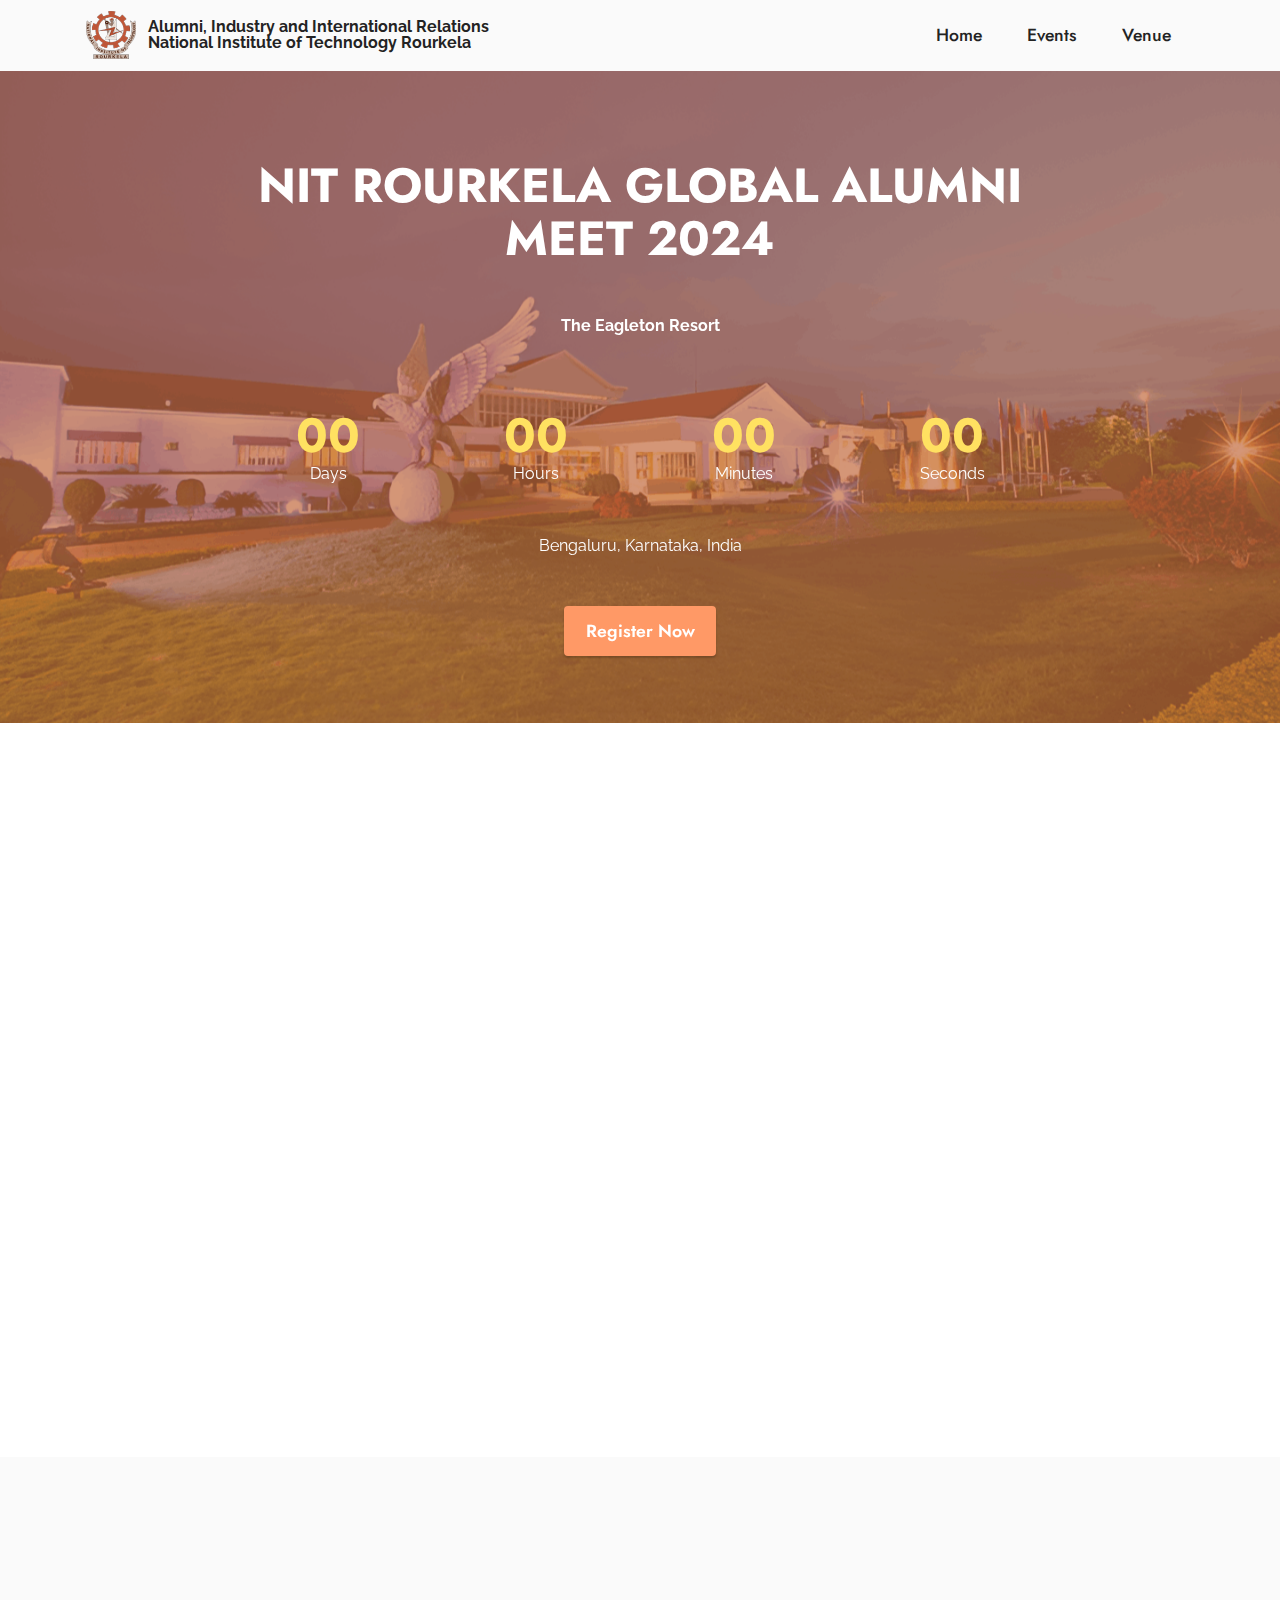
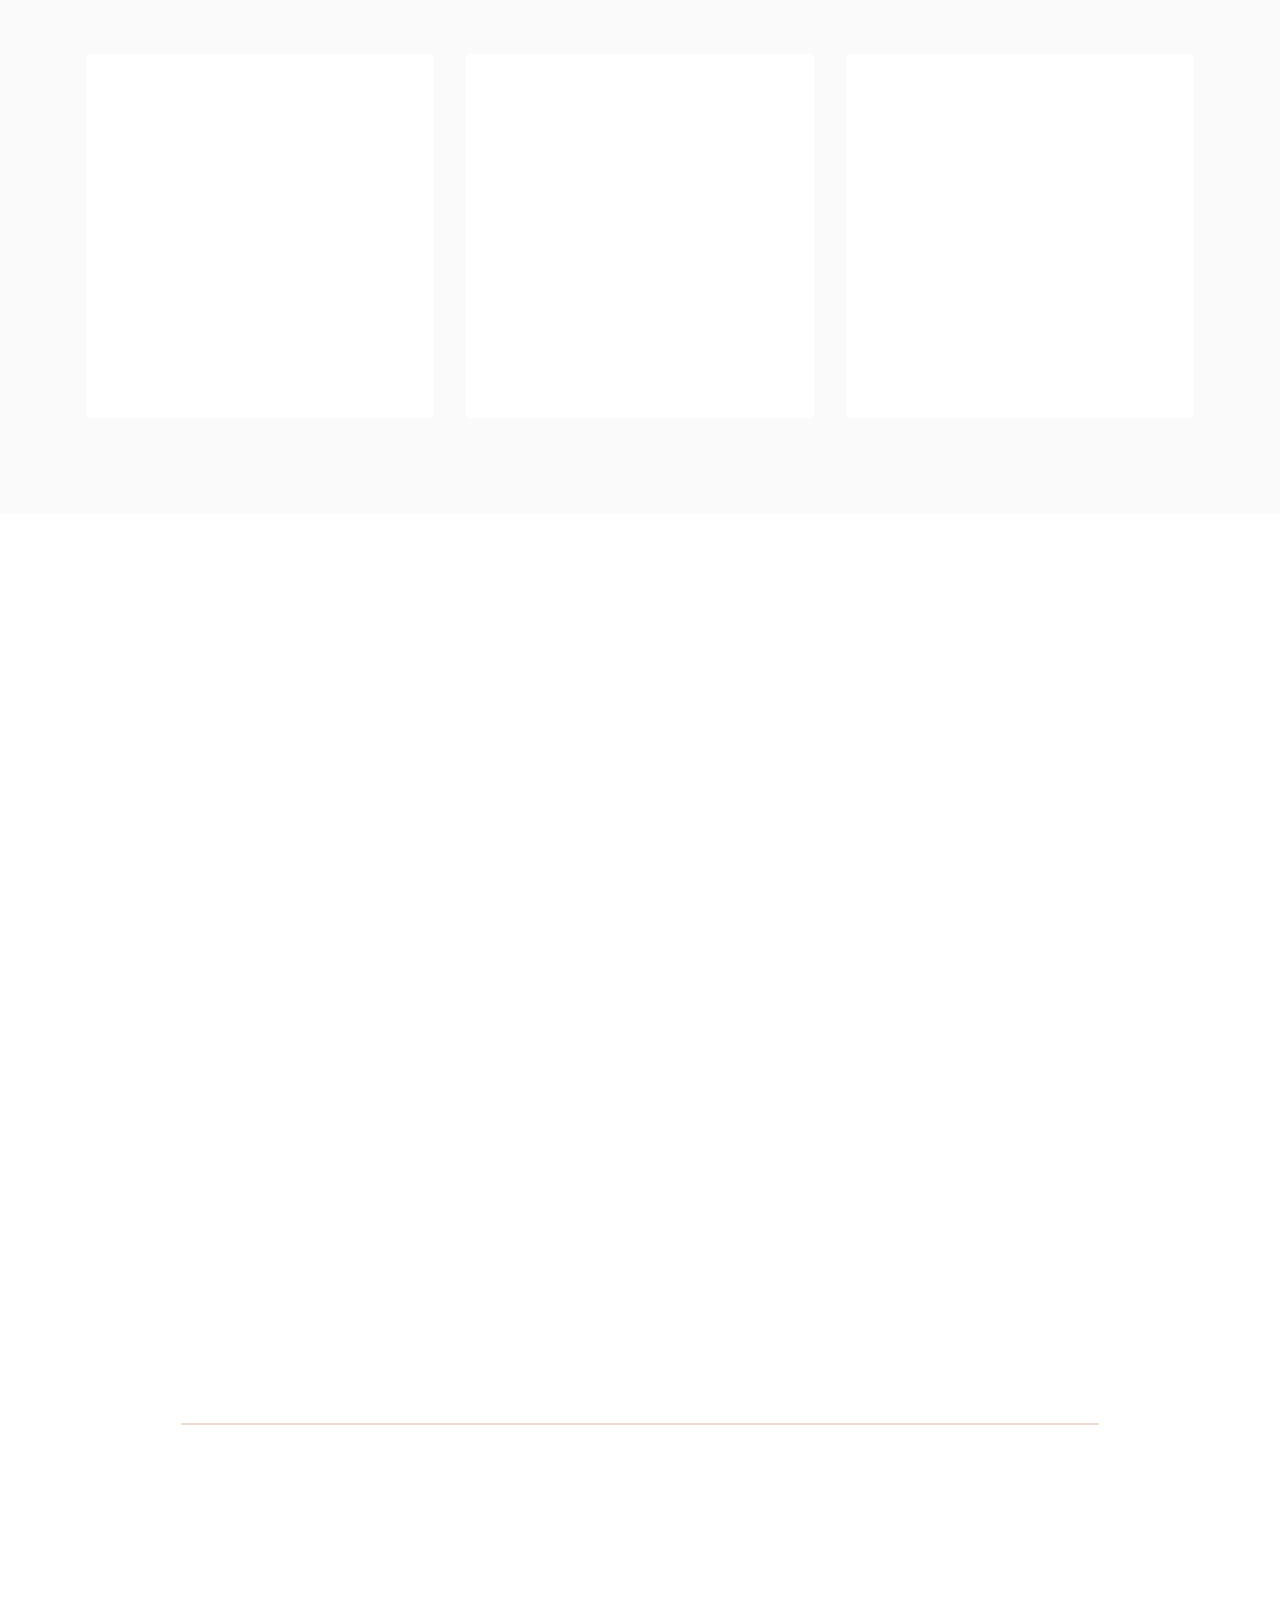
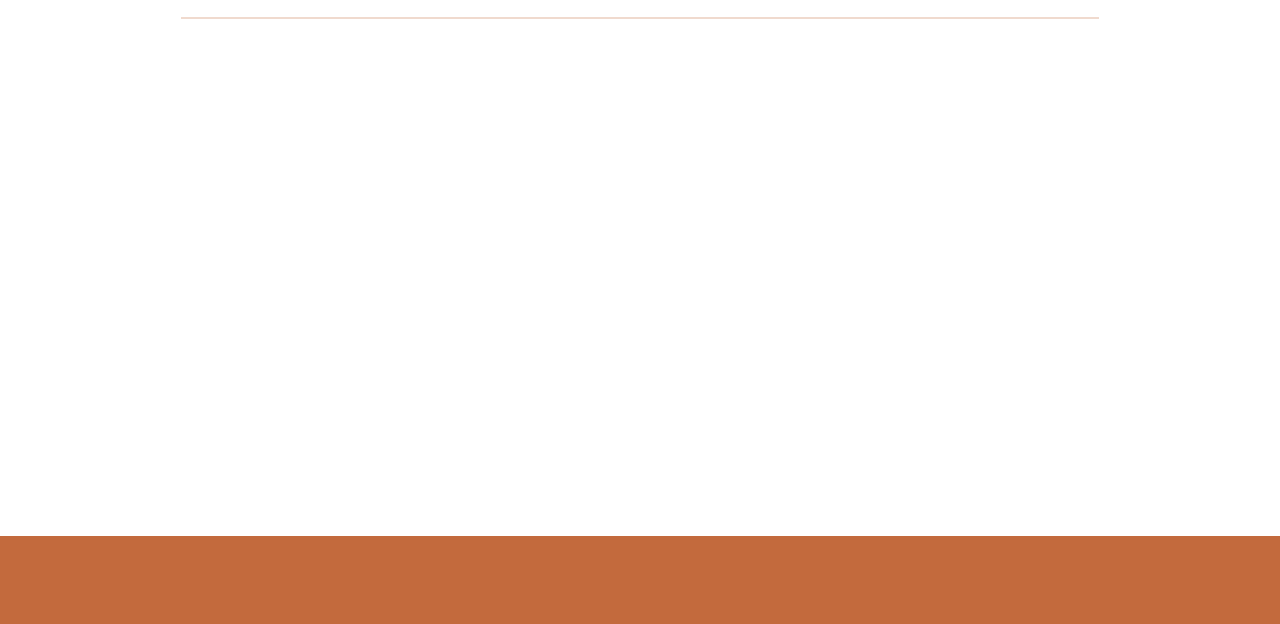
<file: index.html>
<!DOCTYPE html>
<html>

<head>
    <meta charset="UTF-8">
    <meta http-equiv="X-UA-Compatible" content="IE=edge">
    <meta name="viewport" content="width=device-width, initial-scale=1, minimum-scale=1">
    <link rel="shortcut icon" href="assets/images/logo-96x93.png" type="image/x-icon">
    <meta name="description" content="">


    <title>Home</title>
    <link rel="stylesheet" href="assets/bootstrap/css/bootstrap.min.css">
    <link rel="stylesheet" href="assets/bootstrap/css/bootstrap-grid.min.css">
    <link rel="stylesheet" href="assets/bootstrap/css/bootstrap-reboot.min.css">
    <link rel="stylesheet" href="assets/parallax/jarallax.css">
    <link rel="stylesheet" href="assets/animatecss/animate.css">
    <link rel="stylesheet" href="assets/dropdown/css/style.css">
    <link rel="stylesheet" href="assets/socicon/css/styles.css">
    <link rel="stylesheet" href="assets/theme/css/style.css">
    <link rel="preload"
        href="https://fonts.googleapis.com/css?family=Jost:100,200,300,400,500,600,700,800,900,100i,200i,300i,400i,500i,600i,700i,800i,900i&display=swap"
        as="style" onload="this.onload=null;this.rel='stylesheet'">
    <noscript>
        <link rel="stylesheet"
            href="https://fonts.googleapis.com/css?family=Jost:100,200,300,400,500,600,700,800,900,100i,200i,300i,400i,500i,600i,700i,800i,900i&display=swap">
    </noscript>
    <link rel="preload"
        href="https://fonts.googleapis.com/css?family=Raleway:100,200,300,400,500,600,700,800,900,100i,200i,300i,400i,500i,600i,700i,800i,900i&display=swap"
        as="style" onload="this.onload=null;this.rel='stylesheet'">
    <noscript>
        <link rel="stylesheet"
            href="https://fonts.googleapis.com/css?family=Raleway:100,200,300,400,500,600,700,800,900,100i,200i,300i,400i,500i,600i,700i,800i,900i&display=swap">
    </noscript>
    <link rel="preload" as="style" href="assets/mobirise/css/mbr-additional.css?v=c8tH60">
    <link rel="stylesheet" href="assets/mobirise/css/mbr-additional.css?v=c8tH60" type="text/css">




</head>

<body>

    <section data-bs-version="5.1" class="menu menu2 cid-sFCw1qGFAI" once="menu" id="menu2-23">

        <nav class="navbar navbar-dropdown navbar-fixed-top navbar-expand-lg">
            <div class="container">
                <div class="navbar-brand">
                    <span class="navbar-logo">

                        <img src="assets/images/logo-96x93.png" alt="NIT Rourkela " style="height: 3rem;">

                    </span>
                    <span class="navbar-caption-wrap"><a class="navbar-caption text-black display-7"
                            href="#">Alumni, Industry and International Relations
                            <br>National Institute of Technology Rourkela&nbsp;<br></a></span>
                </div>
                <button class="navbar-toggler" type="button" data-toggle="collapse" data-bs-toggle="collapse"
                    data-target="#navbarSupportedContent" data-bs-target="#navbarSupportedContent"
                    aria-controls="navbarNavAltMarkup" aria-expanded="false" aria-label="Toggle navigation">
                    <div class="hamburger">
                        <span></span>
                        <span></span>
                        <span></span>
                        <span></span>
                    </div>
                </button>
                <div class="collapse navbar-collapse" id="navbarSupportedContent">
                    <ul class="navbar-nav nav-dropdown nav-right" data-app-modern-menu="true">
                        <li class="nav-item"><a class="nav-link link text-black text-primary display-4"
                                href="index.html">Home</a></li>
                        <li class="nav-item"><a class="nav-link link text-black text-primary display-4"
                                href="index.html#features3-1p">Events</a></li>
                        <li class="nav-item"><a class="nav-link link text-black text-primary display-4"
                                href="index.html#map1-2">Venue</a></li>
                    </ul>


                </div>
            </div>
        </nav>
    </section>

    <section data-bs-version="5.1" class="countdown4 cid-uoc6lRrdkh mbr-parallax-background" id="countdown4-4">



        <div class="mbr-overlay" style="opacity: 0.7; background-color: rgb(195, 106, 61);">
        </div>
        <div class="container-fluid">
            <div class="row justify-content-center">
                <div class="col-lg-8">
                    <h3 class="mbr-section-title mb-5 align-center mbr-fonts-style display-2"><strong>NIT ROURKELA
                            GLOBAL ALUMNI MEET 2024</strong></h3>
                    <h4 class="mbr-section-subtitle mb-5 align-center mbr-fonts-style display-7"><strong>The Eagleton
                            Resort
                        </strong>
                        <div><br></div>
                    </h4>
                    <div class="countdown-cont align-center mb-5">
                        <div class="daysCountdown col-xs-3 col-sm-3 col-md-3" title="Days"></div>
                        <div class="hoursCountdown col-xs-3 col-sm-3 col-md-3" title="Hours"></div>
                        <div class="minutesCountdown col-xs-3 col-sm-3 col-md-3" title="Minutes"></div>
                        <div class="secondsCountdown col-xs-3 col-sm-3 col-md-3" title="Seconds"></div>
                        <div class="countdown" data-due-date="2024/12/22"></div>
                    </div>
                    <p class="mbr-text mb-5 align-center mbr-fonts-style display-7">
                        Bengaluru, Karnataka, India
                    </p>

                    <div class="mbr-section-btn align-center mt-5"><a class="btn btn-danger display-4"
                            href="page1.html">Register Now</a></div>
                </div>
            </div>
        </div>
    </section>

    <section data-bs-version="5.1" class="header14 cid-sFzxmVl7J6" id="header14-1f">





        <div class="container">
            <div class="row justify-content-center align-items-center">
                <div class="col-12 col-md-6 image-wrapper">
                    <img src="assets/images/blue-simple-travel-banner-landscape-2-1256x628.png" alt="Banner image">
                </div>
                <div class="col-12 col-md">
                    <div class="text-wrapper">
                        <h1 class="mbr-section-title mbr-fonts-style mb-3 display-1">NIT ROURKELA GLOBAL ALUMNI MEET
                            2024</h1>
                        <p class="mbr-text mbr-fonts-style display-7">
                            20-22 Dec 2024<br>The Eagleton Resort, Bengaluru<br></p>
                        <div class="mbr-section-btn mt-3"><a class="btn btn-danger display-4" href="page1.html">Register
                                Now</a></div>
                    </div>
                </div>
            </div>
        </div>
    </section>

    <section data-bs-version="5.1" class="features3 cid-sFzFvgBfc0" id="features3-1p">


        <div class="container">
            <div class="mbr-section-head">
                <h4 class="mbr-section-title mbr-fonts-style align-center mb-5 display-2">
                    <strong>Event Schedule</strong>
                </h4>

            </div>
            <div class="row mt-4">
                <div class="item features-image сol-12 col-md-6 col-lg-4">
                    <div class="item-wrapper">
                        <div class="item-img">
                            <img src="assets/images/day1-815x458.jpeg" alt="Day 1">
                        </div>
                        <div class="item-content">
                            <h5 class="item-title mbr-fonts-style display-7"><strong>Day 1: </strong><br><strong>Curtain
                                    Raiser</strong></h5>

                            <p class="mbr-text mbr-fonts-style mt-3 display-7">6 pm: Curtain Raiser</p>
                        </div>

                    </div>
                </div>
                <div class="item features-image сol-12 col-md-6 col-lg-4">
                    <div class="item-wrapper">
                        <div class="item-img">
                            <img src="assets/images/day2-815x503.jpeg" alt="Day 2">
                        </div>
                        <div class="item-content">
                            <h5 class="item-title mbr-fonts-style display-7"><strong>Day 2: </strong><br><strong>To be
                                    announced</strong></h5>

                            <p class="mbr-text mbr-fonts-style mt-3 display-7">To be announced</p>
                        </div>

                    </div>
                </div>
                <div class="item features-image сol-12 col-md-6 col-lg-4">
                    <div class="item-wrapper">
                        <div class="item-img">
                            <img src="assets/images/day3-815x491.jpeg" alt="Day 3">
                        </div>
                        <div class="item-content">
                            <h5 class="item-title mbr-fonts-style display-7"><strong>Day 3 :</strong><br><strong>To be
                                    announced</strong></h5>

                            <p class="mbr-text mbr-fonts-style mt-3 display-7">To be announced<br></p>
                        </div>

                    </div>
                </div>
            </div>
        </div>
    </section>

    <section data-bs-version="5.1" class="map1 cid-uoc3j8omY2" id="map1-2">



        <div class="container">
            <div class="mbr-section-head mb-4">
                <h3 class="mbr-section-title mbr-fonts-style align-center mb-0 display-2"><strong>Event Venue</strong>
                </h3>
                <h4 class="mbr-section-subtitle mbr-fonts-style align-center mb-0 mt-2 display-5"><strong>The Eagleton
                        Resort</strong><br><br></h4>
            </div>
            <div class="google-map"><iframe frameborder="0" style="border:0"
                    src="https://www.google.com/maps/embed?pb=!1m18!1m12!1m3!1d2664.8424639575123!2d77.41200883182876!3d12.797024394144914!2m3!1f0!2f0!3f0!3m2!1i1024!2i768!4f13.1!3m3!1m2!1s0x3bae4667c9a4588d%3A0x11c2a04a55bb1c77!2sEagleton%20The%20Golf%20Resort!5e0!3m2!1sen!2sin!4v1726172515478!5m2!1sen!2sin"
                    allowfullscreen=""></iframe></div>
        </div>
    </section>

    <section data-bs-version="5.1" class="content6 cid-uoc4ABPcqG" id="content6-3">

        <div class="container">
            <div class="row justify-content-center">
                <div class="col-md-12 col-lg-10">
                    <hr class="line">
                    <p class="mbr-text align-center mbr-fonts-style my-4 display-5"><em>Join us at the prestigious
                            Eagleton The Golf Resort, known for its beautiful landscape and world-class facilities.
                            Perfect for reconnecting with old friends and making new memories.</em></p>
                    <hr class="line">
                </div>
            </div>
        </div>
    </section>

    <section data-bs-version="5.1" class="contacts4 cid-sFAyMcKwph" id="contacts4-21">





        <div class="container">
            <div class="row align-items-center justify-content-center">
                <div class="text-content col-12 col-md-6">
                    <h2 class="mbr-section-title mbr-fonts-style display-2">
                        <strong>Follow Us</strong>
                    </h2>
                    <p class="mbr-text mbr-fonts-style display-7">NIT Rourkela is one of the premier national level
                        institutions for technical education in the country and is funded by the Government of India.
                        The Government of India has elevated the Regional Engineering College, Rourkela to a university
                        under the name of National Institute of Technology, Rourkela.</p>
                </div>
                <div class="icons d-flex align-items-center col-12 col-md-6 justify-content-end mt-md-0 mt-2 flex-wrap">
                    <a href="https://twitter.com/nitrourkela" target="_blank">
                        <span class="mbr-iconfont mbr-iconfont-social socicon-twitter socicon"></span>
                    </a>
                    <a href="https://www.facebook.com/nitrkl1" target="_blank">
                        <span class="mbr-iconfont mbr-iconfont-social socicon-facebook socicon"></span>
                    </a>
                    <a href="https://www.youtube.com/@NITROURKELA1961" target="_blank">
                        <span class="mbr-iconfont mbr-iconfont-social socicon-youtube socicon"></span>
                    </a>
                    <a href="https://www.instagram.com/nitrourkela1961/" target="_blank">
                        <span class="mbr-iconfont mbr-iconfont-social socicon-instagram socicon"></span>
                    </a>
                    <a href="https://www.linkedin.com/school/national-institute-of-technology-rourkela/"
                        target="_blank">
                        <span class="mbr-iconfont mbr-iconfont-social socicon-linkedin socicon"></span>
                    </a>





                </div>
            </div>
        </div>

    </section>

    <section data-bs-version="5.1" class="footer3 cid-sFCygHrmNf" once="footers" id="footer3-24">





        <div class="container-fluid">
            <div class="row align-center mbr-white">


                <div class="row row-copirayt">
                    <p class="mbr-text mb-0 mbr-fonts-style mbr-white align-center display-7">
                        Copyright © 2024 National Institute of Technology Rourkela. All Rights Reserved.
                    </p>
                </div>
            </div>
        </div>
    </section>

    <script src="assets/bootstrap/js/bootstrap.bundle.min.js"></script>
    <script src="assets/parallax/jarallax.js"></script>
    <script src="assets/smoothscroll/smooth-scroll.js"></script>
    <script src="assets/ytplayer/index.js"></script>
    <script src="assets/dropdown/js/navbar-dropdown.js"></script>
    <script src="assets/countdown/countdown.js"></script>
    <script src="assets/sociallikes/social-likes.js"></script>
    <script src="assets/theme/js/script.js"></script>


    <input name="animation" type="hidden">
</body>

</html>
</file>
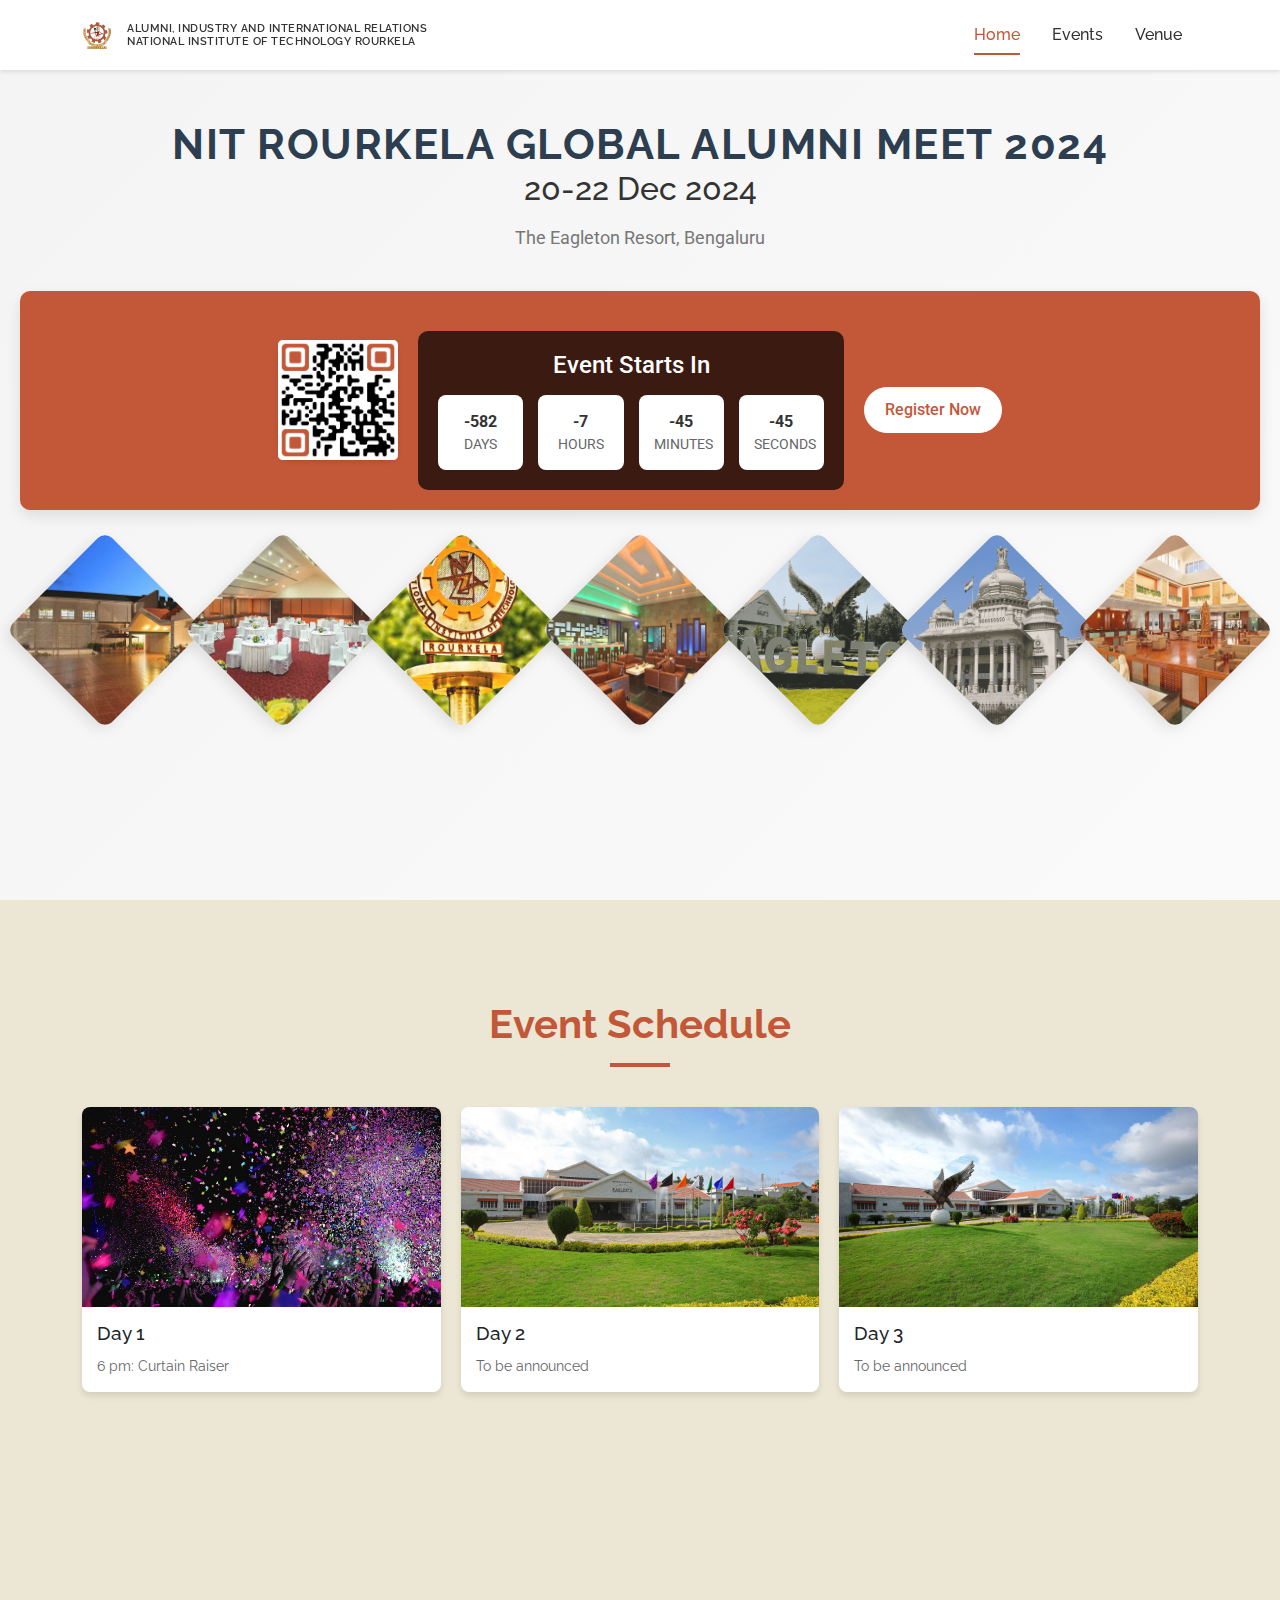
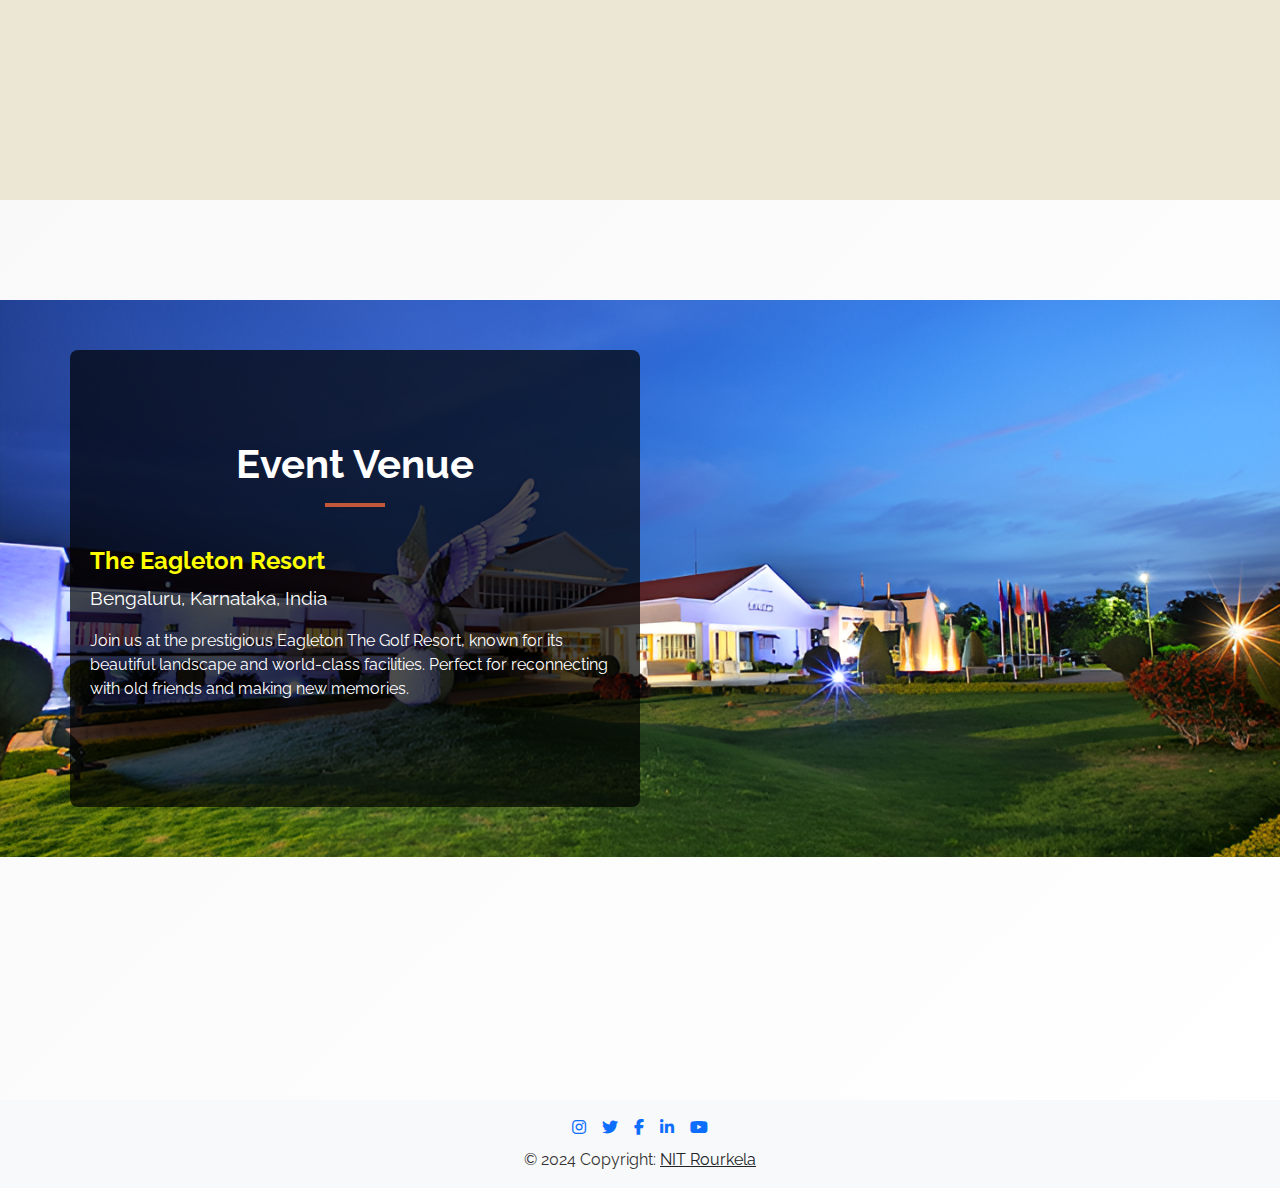
<file: past/index.html>
<!DOCTYPE html>
<html lang="en">

<head>
    <meta charset="UTF-8">
    <meta name="viewport" content="width=device-width, initial-scale=1.0">
    <title>NIT ROURKELA GLOBAL ALUMNI MEET 2024</title>

    <!-- Bootstrap CSS -->
    <link href="https://cdnjs.cloudflare.com/ajax/libs/bootstrap/5.3.0/css/bootstrap.min.css" rel="stylesheet">

    <!-- Google Fonts -->
    <link
        href="https://fonts.googleapis.com/css2?family=Poppins:wght@400;500;600;700&family=Raleway:wght@700&family=Roboto:wght@400;500&display=swap"
        rel="stylesheet">

    <!-- Font Awesome -->
    <link href="https://cdnjs.cloudflare.com/ajax/libs/font-awesome/6.4.0/css/all.min.css" rel="stylesheet">

    <!-- Custom CSS -->
    <link href="assets/css/style.css" rel="stylesheet">

   <style>
    .countdown-container {
        background-color: rgba(0, 0, 0, 0.7);
        border-radius: 10px;
        padding: 20px;
        text-align: center;
        margin-top: 20px;
    }

    .countdown-title {
        color: #ffffff;
        font-size: 1.5rem;
        margin-bottom: 15px;
    }

    .countdown-timer {
        display: flex;
        justify-content: center;
        gap: 15px;
        flex-wrap: wrap; /* Allow wrapping on smaller screens */
    }

    .time-box {
        background-color: #ffffff;
        border-radius: 8px;
        padding: 15px;
        min-width: 80px;
        flex: 1 1 80px; /* Make the boxes more flexible */
    }

    .time-value {
        font-size: 1rem;
        font-weight: bold;
        color: #333;
    }

    .time-label {
        font-size: 0.9rem;
        color: #666;
        text-transform: uppercase;
    }

    /* Mobile-friendly adjustments */
    @media (max-width: 600px) {
        .countdown-title {
            font-size: 1.2rem; /* Smaller font size for mobile */
        }

        .time-box {
            padding: 10px; /* Less padding on smaller screens */
            min-width: 60px; /* Smaller minimum width */
        }

        .time-value {
            font-size: 0.9rem; /* Adjust font size for mobile */
        }

        .time-label {
            font-size: 0.8rem; /* Adjust label size for mobile */
        }
    }
</style>

</head>

<body class="nitr-alumni-meet-2024">
    <!-- Navigation -->
    <nav class="navbar navbar-expand-lg navbar-light fixed-top">
        <div class="container">
            <a class="navbar-brand" href="#">
                <img src="assets/images/logo.png" alt="NIT Rourkela Logo">
                <div class="brand-text">Alumni, Industry and International Relations<br>National Institute of Technology
                    Rourkela</div>
            </a>
            <button class="navbar-toggler collapsed" type="button" data-bs-toggle="collapse" data-bs-target="#navbarNav"
                aria-controls="navbarNav" aria-expanded="false" aria-label="Toggle navigation">
                <span></span>
                <span></span>
                <span></span>
                <span></span>
            </button>
            <div class="collapse navbar-collapse" id="navbarNav">
                <ul class="navbar-nav ms-auto">
                    <li class="nav-item">
                        <a class="nav-link active" href="#home">Home</a>
                    </li>
                    <li class="nav-item">
                        <a class="nav-link" href="#events">Events</a>
                    </li>
                    <li class="nav-item">
                        <a class="nav-link" href="#venues">Venue</a>
                    </li>
                </ul>
            </div>
        </div>
    </nav>

    <!-- Home Section -->
    <section id="home" class="section">
        <div class="nitr-alumni-meet-container">
            <div class="nitr-alumni-meet-header">
                <h1>NIT ROURKELA GLOBAL ALUMNI MEET 2024</h1>
                <h2>20-22 Dec 2024</h2>
                <p class="nitr-alumni-meet-location">The Eagleton Resort, Bengaluru</p>
            </div>
            <div class="nitr-alumni-meet-details">
                <div class="nitr-alumni-meet-qr-placeholder">
                    <img src="assets/images/qr-code.png" class="qr-code" alt="QR Code">
                </div>
                <div class="countdown-container">
                    <h3 class="countdown-title">Event Starts In</h3>
                    <div class="countdown-timer">
                        <div class="time-box">
                            <div class="time-value" id="days">00</div>
                            <div class="time-label">Days</div>
                        </div>
                        <div class="time-box">
                            <div class="time-value" id="hours">00</div>
                            <div class="time-label">Hours</div>
                        </div>
                        <div class="time-box">
                            <div class="time-value" id="minutes">00</div>
                            <div class="time-label">Minutes</div>
                        </div>
                        <div class="time-box">
                            <div class="time-value" id="seconds">00</div>
                            <div class="time-label">Seconds</div>
                        </div>
                    </div>
                </div>
                <a href="register.html" class="nitr-alumni-meet-register-btn" id="register-btn">Register Now</a>
            </div>
            <div class="nitr-alumni-meet-images">
                <div class="nitr-alumni-meet-image">
                    <img src="assets/images/1.jpg" alt="Alumni Meet Image 1">
                </div>
                <div class="nitr-alumni-meet-image">
                    <img src="assets/images/2.jpg" alt="Alumni Meet Image 2">
                </div>
                <div class="nitr-alumni-meet-image">
                    <img src="assets/images/3.jpg" alt="Alumni Meet Image 3">
                </div>
                <div class="nitr-alumni-meet-image">
                    <img src="assets/images/4.jpg" alt="Alumni Meet Image 4">
                </div>
                <div class="nitr-alumni-meet-image">
                    <img src="assets/images/5.png" alt="Alumni Meet Image 5">
                </div>
                <div class="nitr-alumni-meet-image">
                    <img src="assets/images/6.png" alt="Alumni Meet Image 6">
                </div>
                <div class="nitr-alumni-meet-image">
                    <img src="assets/images/7.jpg" alt="Alumni Meet Image 7">
                </div>
            </div>
        </div>
    </section>
    <!-- Events Section -->
    <section id="events" class="section">
        <div class="container">
            <h2 class="section-title">Event Schedule</h2>
            <div class="card-container">
                <div class="card">
                    <img src="assets/images/day1.jpg" class="card-img-top" alt="Day 1 Event">
                    <div class="card-body">
                        <h5 class="card-title">Day 1</h5>
                        <p class="card-text">6 pm: Curtain Raiser</p>
                    </div>
                </div>
                <div class="card">
                    <img src="assets/images/day2.jpeg" class="card-img-top" alt="Day 2 Event">
                    <div class="card-body">
                        <h5 class="card-title">Day 2</h5>
                        <p class="card-text">To be announced</p>
                    </div>
                </div>
                <div class="card">
                    <img src="assets/images/day3.jpeg" class="card-img-top" alt="Day 3 Event">
                    <div class="card-body">
                        <h5 class="card-title">Day 3</h5>
                        <p class="card-text">To be announced</p>
                    </div>
                </div>
            </div>
        </div>
    </section>

    <!-- Venues Section -->
    <section id="venues" class="section">
        <div class="container-fluid"
            style="background-image: url('assets/images/venue.png'); background-size: cover; background-position: center; padding: 50px 0;">
            <div class="container">
                <div class="row">
                    <div class="col-lg-6 d-flex flex-column justify-content-center"
                        style="background: rgba(0, 0, 0, 0.7); padding: 20px; border-radius: 8px;">
                        <h2 class="section-title" style="color: white;">Event Venue</h2>
                        <h4 style="font-weight: 700; color: yellow;">The Eagleton Resort</h4>
                        <p style="font-size: 1.2rem; color: white;">Bengaluru, Karnataka, India</p>
                        <p style="color: white;">Join us at the prestigious Eagleton The Golf Resort, known for its
                            beautiful landscape and world-class facilities. Perfect for reconnecting with old friends
                            and making new memories.</p>
                    </div>
                    <div class="col-lg-6 mt-4 mt-lg-0">
                        <div style="height: 100%; border-radius: 8px; overflow: hidden;">
                            <iframe
                                src="https://www.google.com/maps/embed?pb=!1m18!1m12!1m3!1d1635.8437505821105!2d77.4129855362867!3d12.797074087767763!2m3!1f0!2f0!3f0!3m2!1i1024!2i768!4f13.1!3m3!1m2!1s0x3bae4667c9a4588d%3A0x11c2a04a55bb1c77!2sEagleton%20The%20Golf%20Resort!5e0!3m2!1sen!2sin!4v1725224883369!5m2!1sen!2sin"
                                width="100%" height="450" style="border:0;" allowfullscreen="" loading="lazy"
                                referrerpolicy="no-referrer-when-downgrade"></iframe>
                        </div>
                    </div>
                </div>
            </div>
        </div>
    </section>

    <!-- Footer -->
    <footer class="bg-body-tertiary text-center text-lg-start py-3">
        <div class="container">
            <div class="d-flex justify-content-center mb-2">
                <a href="https://www.instagram.com/nitrourkela1961/" target="_blank" class="social-icon mx-2">
                    <i class="fab fa-instagram"></i>
                </a>
                <a href="https://twitter.com/nitrourkela" target="_blank" class="social-icon mx-2">
                    <i class="fab fa-twitter"></i>
                </a>
                <a href="https://www.facebook.com/nitrkl1" target="_blank" class="social-icon mx-2">
                    <i class="fab fa-facebook-f"></i>
                </a>
                <a href="https://www.linkedin.com/school/national-institute-of-technology-rourkela/" target="_blank"
                    class="social-icon mx-2">
                    <i class="fab fa-linkedin-in"></i>
                </a>
                <a href="https://www.youtube.com/@NITROURKELA1961" target="_blank" class="social-icon mx-2">
                    <i class="fab fa-youtube"></i>
                </a>
            </div>
            <div class="text-center">
                © 2024 Copyright: <a class="text-body" href="https://www.nitrkl.ac.in/">NIT Rourkela</a>
            </div>
        </div>
    </footer>

    <!-- Bootstrap Bundle JS -->
    <script src="https://cdnjs.cloudflare.com/ajax/libs/bootstrap/5.3.0/js/bootstrap.bundle.min.js"></script>

    <!-- Custom JS -->
    <script>
        // Countdown Timer
        function updateCountdown() {
            const eventDate = new Date("2024-12-20T00:00:00").getTime();
            const now = new Date().getTime();
            const timeLeft = eventDate - now;

            const days = Math.floor(timeLeft / (1000 * 60 * 60 * 24));
            const hours = Math.floor((timeLeft % (1000 * 60 * 60 * 24)) / (1000 * 60 * 60));
            const minutes = Math.floor((timeLeft % (1000 * 60 * 60)) / (1000 * 60));
            const seconds = Math.floor((timeLeft % (1000 * 60)) / 1000);

            document.getElementById("days").innerHTML = days.toString().padStart(2, '0');
            document.getElementById("hours").innerHTML = hours.toString().padStart(2, '0');
            document.getElementById("minutes").innerHTML = minutes.toString().padStart(2, '0');
            document.getElementById("seconds").innerHTML = seconds.toString().padStart(2, '0');
        }

        setInterval(updateCountdown, 1000);
        updateCountdown(); // Initial call

        // Navbar scroll effect
        window.addEventListener('scroll', function () {
            if (window.scrollY > 50) {
                document.querySelector('.navbar').classList.add('scrolled');
            } else {
                document.querySelector('.navbar').classList.remove('scrolled');
            }
        });

        // Smooth scrolling for anchor links
        document.querySelectorAll('a[href^="#"]').forEach(anchor => {
            anchor.addEventListener('click', function (e) {
                e.preventDefault();
                document.querySelector(this.getAttribute('href')).scrollIntoView({
                    behavior: 'smooth'
                });
            });
        });
    </script>
</body>

</html>
</file>
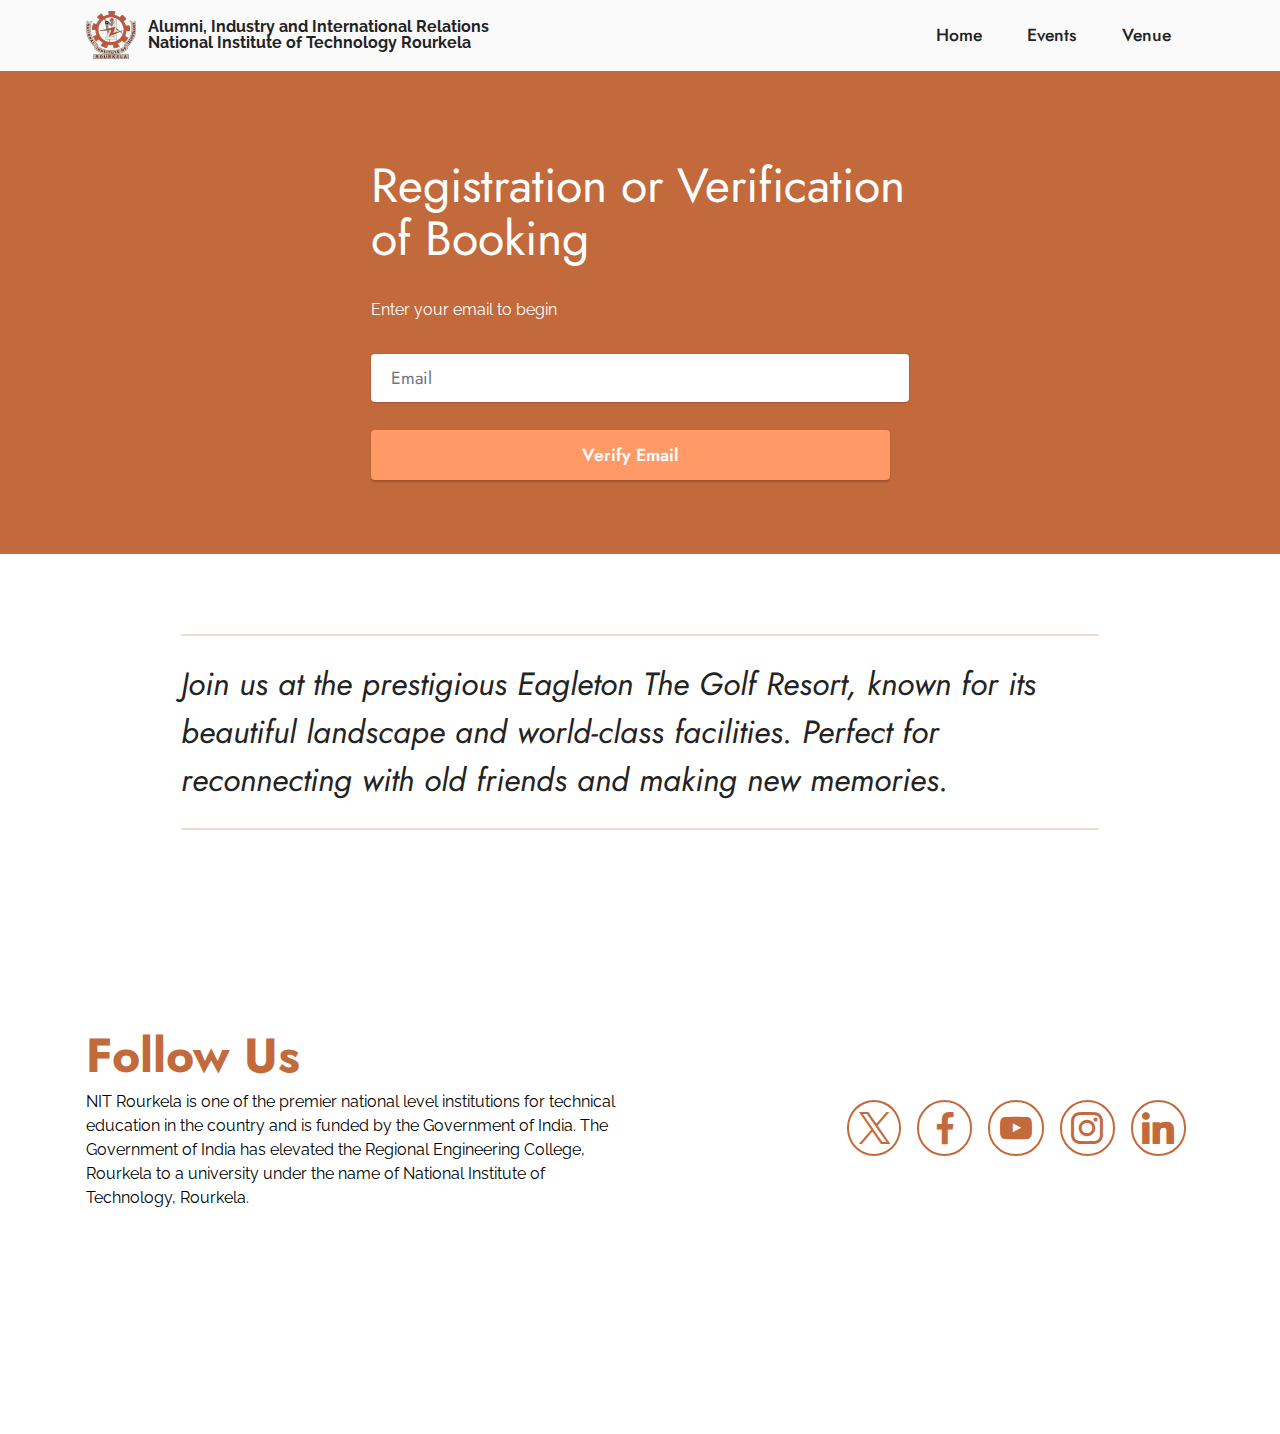
<file: page1.html>
<!DOCTYPE html>
<html>

<head>
    <meta charset="UTF-8">
    <meta http-equiv="X-UA-Compatible" content="IE=edge">
    <meta name="generator" content="Mobirise v5.9.18, mobirise.com">
    <meta name="viewport" content="width=device-width, initial-scale=1, minimum-scale=1">
    <link rel="shortcut icon" href="assets/images/logo-96x93.png" type="image/x-icon">
    <meta name="description" content="">

    <title>Registration</title>
    <link rel="stylesheet" href="assets/bootstrap/css/bootstrap.min.css">
    <link rel="stylesheet" href="assets/bootstrap/css/bootstrap-grid.min.css">
    <link rel="stylesheet" href="assets/bootstrap/css/bootstrap-reboot.min.css">
    <link rel="stylesheet" href="assets/animatecss/animate.css">
    <link rel="stylesheet" href="assets/dropdown/css/style.css">
    <link rel="stylesheet" href="assets/socicon/css/styles.css">
    <link rel="stylesheet" href="assets/theme/css/style.css">
    <link rel="preload"
        href="https://fonts.googleapis.com/css?family=Jost:100,200,300,400,500,600,700,800,900,100i,200i,300i,400i,500i,600i,700i,800i,900i&display=swap"
        as="style" onload="this.onload=null;this.rel='stylesheet'">
    <noscript>
        <link rel="stylesheet"
            href="https://fonts.googleapis.com/css?family=Jost:100,200,300,400,500,600,700,800,900,100i,200i,300i,400i,500i,600i,700i,800i,900i&display=swap">
    </noscript>
    <link rel="preload"
        href="https://fonts.googleapis.com/css?family=Raleway:100,200,300,400,500,600,700,800,900,100i,200i,300i,400i,500i,600i,700i,800i,900i&display=swap"
        as="style" onload="this.onload=null;this.rel='stylesheet'">
    <noscript>
        <link rel="stylesheet"
            href="https://fonts.googleapis.com/css?family=Raleway:100,200,300,400,500,600,700,800,900,100i,200i,300i,400i,500i,600i,700i,800i,900i&display=swap">
    </noscript>
    <link rel="preload" as="style" href="assets/mobirise/css/mbr-additional.css?v=8LwptM">
    <link rel="stylesheet" href="assets/mobirise/css/mbr-additional.css?v=8LwptM" type="text/css">

    <style>
        .hidden {
            display: none;
        }

        .form-step {
            transition: all 0.3s ease-in-out;
        }

        .order-summary {
            border: 1px solid #ddd;
            background-color: #f8f9fa;
            padding: 15px;
            border-radius: 5px;
        }

        .btn-custom-round {
            background-color: #dc3545;
            color: white;
            border-radius: 50%;
            font-weight: bold;
            width: 40px;
            height: 40px;
            display: flex;
            align-items: center;
            justify-content: center;
            font-size: 20px;
            padding: 0;
        }

        .btn-custom-round:hover {
            background-color: #bb2d3b;
            color: white;
        }

        .btn-outline-secondary {
            background-color: #e7e7e7;
        }

        .btn-outline-secondary:hover {
            background-color: #dcdcdc;
        }
    </style>
</head>

<body>
    <section data-bs-version="5.1" class="menu menu2 cid-sFCw1qGFAI" once="menu" id="menu2-5">
        <nav class="navbar navbar-dropdown navbar-fixed-top navbar-expand-lg">
            <div class="container">
                <div class="navbar-brand">
                    <span class="navbar-logo">
                        <img src="assets/images/logo-96x93.png" alt="NIT Rourkela " style="height: 3rem;">
                    </span>
                    <span class="navbar-caption-wrap"><a class="navbar-caption text-black display-7" href="">Alumni,
                            Industry and International Relations
                            <br>National Institute of Technology Rourkela&nbsp;<br></a></span>
                </div>
                <button class="navbar-toggler" type="button" data-toggle="collapse" data-bs-toggle="collapse"
                    data-target="#navbarSupportedContent" data-bs-target="#navbarSupportedContent"
                    aria-controls="navbarNavAltMarkup" aria-expanded="false" aria-label="Toggle navigation">
                    <div class="hamburger">
                        <span></span>
                        <span></span>
                        <span></span>
                        <span></span>
                    </div>
                </button>
                <div class="collapse navbar-collapse" id="navbarSupportedContent">
                    <ul class="navbar-nav nav-dropdown nav-right" data-app-modern-menu="true">
                        <li class="nav-item"><a class="nav-link link text-black text-primary display-4"
                                href="index.html">Home</a></li>
                        <li class="nav-item"><a class="nav-link link text-black text-primary display-4"
                                href="index.html#features3-1p">Events</a></li>
                        <li class="nav-item"><a class="nav-link link text-black text-primary display-4"
                                href="index.html#map1-2">Venue</a></li>
                    </ul>
                </div>
            </div>
        </nav>
    </section>

    <section data-bs-version="5.1" class="form3 cid-uocbnfBLmK" id="form3-7">
        <div class="container">
            <div class="row justify-content-center">
                <div class="col-lg-6 col-12">
                    <div class="form-wrapper">
                        <!-- Step 1: Email Verification -->
                        <div class="form-step" id="step1">
                            <h2 class="mbr-section-title mb-4 display-2">Registration or Verification of Booking</h2>
                            <p class="mbr-text mbr-fonts-style mb-4 display-7">Enter your email to begin</p>
                            <div class="form-group">
                                <input type="email" name="email" placeholder="Email" class="form-control" id="email">
                            </div>
                            <div class="mbr-section-btn">
                                <button type="button" class="btn btn-danger display-4" onclick="verifyEmail()">Verify
                                    Email</button>
                            </div>
                        </div>

                        <!-- Step 2: OTP Verification -->
                        <div class="form-step hidden" id="step2">
                            <h2 class="mbr-section-title mb-4 display-2">Enter OTP</h2>
                            <div class="form-group">
                                <input type="text" name="otp" placeholder="Enter OTP" class="form-control" id="otp">
                            </div>
                            <div class="mbr-section-btn">
                                <button type="button" class="btn btn-danger display-4" onclick="verifyOTP()">Verify
                                    OTP</button>
                            </div>
                        </div>

                        <!-- Bootstrap Alerts for validation -->
                        <div id="alertPlaceholder"></div>

                        <!-- Step 3: Personal Details -->
                        <div class="form-step hidden" id="step3">
                            <h2 class="mbr-section-title mb-4 display-2">Personal Details</h2>
                            <div class="form-group">
                                <input type="text" name="firstName" placeholder="First Name" class="form-control"
                                    id="firstName">
                            </div>
                            <div class="form-group">
                                <input type="text" name="middleName" placeholder="Middle Name" class="form-control"
                                    id="middleName">
                            </div>
                            <div class="form-group">
                                <input type="text" name="lastName" placeholder="Last Name" class="form-control"
                                    id="lastName">
                            </div>
                            <div class="form-group">
                                <input type="tel" name="phone" placeholder="Phone Number" class="form-control"
                                    id="phone">
                            </div>
                            <div class="form-group">
                                <input type="tel" name="whatsapp" placeholder="WhatsApp Number" class="form-control"
                                    id="whatsapp">
                            </div>
                            <div class="form-group">
                                <div class="form-check">
                                    <input type="checkbox" class="form-check-input" id="sameWhatsapp"
                                        onchange="toggleWhatsapp()">
                                    <label class="form-check-label" for="sameWhatsapp">Same number for WhatsApp</label>
                                </div>
                            </div>
                            <div class="form-group">
                                <select name="gender" class="form-control" id="gender">
                                    <option value="">Select Gender</option>
                                    <option value="male">Male</option>
                                    <option value="female">Female</option>
                                    <option value="other">Other</option>
                                </select>
                            </div>
                            <div class="form-group">
                                <select name="graduationYear" class="form-control" id="graduationYear">
                                    <option value="">Select Graduation Year</option>
                                </select>
                            </div>
                            <div class="form-group">
                                <input type="text" name="branch" placeholder="Branch" class="form-control" id="branch">
                            </div>
                            <div class="mbr-section-btn">
                                <button type="button" class="btn btn-danger display-4"
                                    onclick="nextStep()">Next</button>
                            </div>
                        </div>

                        <!-- Step 4: Additional Information -->
                        <div class="form-step hidden" id="step4">
                            <h2 class="mbr-section-title mb-4 display-2">Additional Information</h2>
                            <div class="form-group">
                                <label>Spouse/Companion Registration:</label>
                                <div class="input-group">
                                    <button type="button" class="btn btn-custom-round"
                                        onclick="adjustCount('spouse', -1)">-</button>
                                    <input type="text" class="form-control text-center" id="spouseCount" value="0"
                                        readonly>
                                    <button type="button" class="btn btn-custom-round"
                                        onclick="adjustCount('spouse', 1)">+</button>
                                </div>
                            </div>
                            <div class="form-group">
                                <label>Children above 12 years:</label>
                                <div class="input-group">
                                    <button type="button" class="btn btn-custom-round"
                                        onclick="adjustCount('childAbove12', -1)">-</button>
                                    <input type="text" class="form-control text-center" id="childAbove12Count" value="0"
                                        readonly>
                                    <button type="button" class="btn btn-custom-round"
                                        onclick="adjustCount('childAbove12', 1)">+</button>
                                </div>
                            </div>
                            <div class="form-group">
                                <label>Children below 12 years:</label>
                                <div class="input-group">
                                    <button type="button" class="btn btn-custom-round"
                                        onclick="adjustCount('childBelow12', -1)">-</button>
                                    <input type="text" class="form-control text-center" id="childBelow12Count" value="0"
                                        readonly>
                                    <button type="button" class="btn btn-custom-round"
                                        onclick="adjustCount('childBelow12', 1)">+</button>
                                </div>
                            </div>
                            <div class="form-group">
                                <label for="contribution">Contribution Amount (₹):</label>
                                <input type="number" name="contribution" class="form-control" id="contribution"
                                    onchange="updateTotal()">
                            </div>

                            <!-- Order Summary -->
                            <div class="order-summary">
                                <h3>Order Summary</h3>
                                <p>Registration Fee: ₹<span id="registrationFee">10000</span></p>
                                <p>Spouse/Companion Fee: ₹<span id="spouseFee">0</span></p>
                                <p>Children Above 12 Fee: ₹<span id="childAbove12Fee">0</span></p>
                                <p>Children Below 12 Fee: ₹<span id="childBelow12Fee">0</span></p>
                                <p>Contribution: ₹<span id="contributionAmount">0</span></p>
                                <h4>Total: ₹<span id="totalAmount">10000</span></h4>
                            </div>

                            <div class="mbr-section-btn">
                                <button type="button" class="btn btn-secondary display-4"
                                    onclick="goBack()">Back</button>
                                <button type="button" class="btn btn-danger display-4"
                                    onclick="proceedToPayment()">Proceed to Payment</button>
                            </div>
                        </div>

                        <!-- Payment Confirmation Modal -->
                        <div class="modal fade" id="paymentModal" tabindex="-1" aria-labelledby="paymentModalLabel"
                            aria-hidden="true">
                            <div class="modal-dialog">
                                <div class="modal-content">
                                    <div class="modal-header">
                                        <h5 class="modal-title" id="paymentModalLabel">Alumni Registration</h5>
                                        <button type="button" class="btn-close" data-bs-dismiss="modal"
                                            aria-label="Close"></button>
                                    </div>
                                    <div class="modal-body">
                                        <p class="mb-4">
                                            <strong>FYI:</strong> You are now provisionally registered for the event.
                                            Please pay towards registration/contribution to the following account:
                                        </p>
                                        <p><strong>Bank Details:</strong></p>
                                        <p>Account Number: 123456789</p>
                                        <p>IFSC Code: ABCD01234</p>
                                        <p>Once done, please enter your transaction details below:</p>
                                        <div class="form-group mb-3">
                                            <input type="text" class="form-control" placeholder="Transaction ID"
                                                id="transactionId">
                                        </div>
                                        <div class="form-group mb-3">
                                            <input type="text" class="form-control" placeholder="dd-mm-yyyy"
                                                id="transactionDate">
                                        </div>
                                    </div>
                                    <div class="modal-footer">
                                        <button type="button" class="btn btn-success" onclick="confirmPayment()">Confirm
                                            Payment</button>
                                    </div>
                                </div>
                            </div>
                        </div>
                    </div>
                </div>
            </div>
        </div>
    </section>

    <section data-bs-version="5.1" class="content6 cid-uocewdmA0v" id="content6-b">
        <div class="container">
            <div class="row justify-content-center">
                <div class="col-md-12 col-lg-10">
                    <hr class="line">
                    <p class="mbr-text align-center mbr-fonts-style my-4 display-5"><em>Join us at the prestigious
                            Eagleton The Golf Resort, known for its beautiful landscape and world-class facilities.
                            Perfect for reconnecting with old friends and making new memories.</em></p>
                    <hr class="line">
                </div>
            </div>
        </div>
    </section>

    <section data-bs-version="5.1" class="contacts4 cid-uoccQjs0mt" id="contacts4-9">
        <div class="container">
            <div class="row align-items-center justify-content-center">
                <div class="text-content col-12 col-md-6">
                    <h2 class="mbr-section-title mbr-fonts-style display-2">
                        <strong>Follow Us</strong>
                    </h2>
                    <p class="mbr-text mbr-fonts-style display-7">NIT Rourkela is one of the premier national level
                        institutions for technical education in the country and is funded by the Government of India.
                        The Government of India has elevated the Regional Engineering College, Rourkela to a university
                        under the name of National Institute of Technology, Rourkela.</p>
                </div>
                <div class="icons d-flex align-items-center col-12 col-md-6 justify-content-end mt-md-0 mt-2 flex-wrap">
                    <a href="https://twitter.com/nitrourkela" target="_blank">
                        <span class="mbr-iconfont mbr-iconfont-social socicon-twitter socicon"></span>
                    </a>
                    <a href="https://www.facebook.com/nitrkl1" target="_blank">
                        <span class="mbr-iconfont mbr-iconfont-social socicon-facebook socicon"></span>
                    </a>
                    <a href="https://www.youtube.com/@NITROURKELA1961" target="_blank">
                        <span class="mbr-iconfont mbr-iconfont-social socicon-youtube socicon"></span>
                    </a>
                    <a href="https://www.instagram.com/nitrourkela1961/" target="_blank">
                        <span class="mbr-iconfont mbr-iconfont-social socicon-instagram socicon"></span>
                    </a>
                    <a href="https://www.linkedin.com/school/national-institute-of-technology-rourkela/"
                        target="_blank">
                        <span class="mbr-iconfont mbr-iconfont-social socicon-linkedin socicon"></span>
                    </a>
                </div>
            </div>
        </div>
    </section>

    <section data-bs-version="5.1" class="footer3 cid-uoccQO4qg3 mbr-reveal" once="footers" id="footer3-a">
        <div class="container-fluid">
            <div class="row align-center mbr-white">
                <div class="row row-copirayt">
                    <p class="mbr-text mb-0 mbr-fonts-style mbr-white align-center display-7">
                        Copyright © 2024 National Institute of Technology Rourkela. All Rights Reserved.
                    </p>
                </div>
            </div>
        </div>
    </section>

    <script src="assets/bootstrap/js/bootstrap.bundle.min.js"></script>
    <script src="assets/smoothscroll/smooth-scroll.js"></script>
    <script src="assets/ytplayer/index.js"></script>
    <script src="assets/dropdown/js/navbar-dropdown.js"></script>
    <script src="assets/sociallikes/social-likes.js"></script>
    <script src="assets/theme/js/script.js"></script>

    <script>
        let currentStep = 1;
        const totalSteps = 4;

        function showStep(step) {
            for (let i = 1; i <= totalSteps; i++) {
                document.getElementById(`step${i}`).classList.add('hidden');
            }
            document.getElementById(`step${step}`).classList.remove('hidden');
            currentStep = step;
        }

        function verifyEmail() {
            const email = document.getElementById('email').value;
            if (email && /^\S+@\S+\.\S+$/.test(email)) {
                displayAlert('OTP sent to your email.', 'success');
                showStep(2);
            } else {
                displayAlert('Please enter a valid email address.', 'danger');
            }
        }

        function verifyOTP() {
            const otp = document.getElementById('otp').value;
            if (otp && otp.length === 6) {
                displayAlert('OTP verified successfully.', 'success');
                showStep(3);
            } else {
                displayAlert('Please enter a valid 6-digit OTP.', 'danger');
            }
        }

        function nextStep() {
            if (validateStep(currentStep)) {
                showStep(currentStep + 1);
            }
        }

        function goBack() {
            showStep(currentStep - 1);
        }

        function validateStep(step) {
            if (step === 3) {
                const requiredFields = ['firstName', 'lastName', 'phone', 'gender', 'graduationYear', 'branch'];
                for (let field of requiredFields) {
                    if (!document.getElementById(field).value) {
                        displayAlert(`Please fill out the ${field.replace(/([A-Z])/g, ' $1').toLowerCase()} field.`, 'danger');
                        return false;
                    }
                }
            }
            return true;
        }

        function toggleWhatsapp() {
            const sameWhatsapp = document.getElementById('sameWhatsapp').checked;
            document.getElementById('whatsapp').disabled = sameWhatsapp;
        }

        function adjustCount(type, change) {
            const countElement = document.getElementById(`${type}Count`);
            let count = parseInt(countElement.value) + change;
            count = Math.max(0, count);
            countElement.value = count;
            updateTotal();
        }

        function updateTotal() {
            const registrationFee = 10000;
            const spouseFee = parseInt(document.getElementById('spouseCount').value) * 5000;
            const childAbove12Fee = parseInt(document.getElementById('childAbove12Count').value) * 3000;
            const childBelow12Fee = parseInt(document.getElementById('childBelow12Count').value) * 0;
            const contribution = parseInt(document.getElementById('contribution').value) || 0;

            document.getElementById('registrationFee').innerText = registrationFee;
            document.getElementById('spouseFee').innerText = spouseFee;
            document.getElementById('childAbove12Fee').innerText = childAbove12Fee;
            document.getElementById('childBelow12Fee').innerText = childBelow12Fee;
            document.getElementById('contributionAmount').innerText = contribution;

            const total = registrationFee + spouseFee + childAbove12Fee + childBelow12Fee + contribution;
            document.getElementById('totalAmount').innerText = total;
        }

        function proceedToPayment() {
            displayAlert('Proceeding to payment...', 'info');
            // Trigger the payment confirmation modal
            var paymentModal = new bootstrap.Modal(document.getElementById('paymentModal'));
            paymentModal.show();
        }

        function confirmPayment() {
            const transactionId = document.getElementById('transactionId').value;
            const transactionDate = document.getElementById('transactionDate').value;
            if (transactionId && transactionDate) {
                displayAlert('Payment confirmed! Your registration is complete.', 'success');
            } else {
                displayAlert('Please enter the transaction ID and date.', 'danger');
            }
        }

        function displayAlert(message, type) {
            const alertPlaceholder = document.getElementById('alertPlaceholder');
            alertPlaceholder.innerHTML = `<div class="alert alert-${type} alert-dismissible fade show" role="alert">
                ${message}
                <button type="button" class="btn-close" data-bs-dismiss="alert" aria-label="Close"></button>
            </div>`;
        }

        // Populate graduation year dropdown
        const graduationYear = document.getElementById('graduationYear');
        const currentYear = new Date().getFullYear();
        for (let year = currentYear; year >= 1950; year--) {
            const option = document.createElement('option');
            option.value = year;
            option.textContent = year;
            graduationYear.appendChild(option);
        }

        document.addEventListener('DOMContentLoaded', function () {
            showStep(1);
            updateTotal();
        });
    </script>

    <input name="animation" type="hidden">
</body>

</html>
</file>
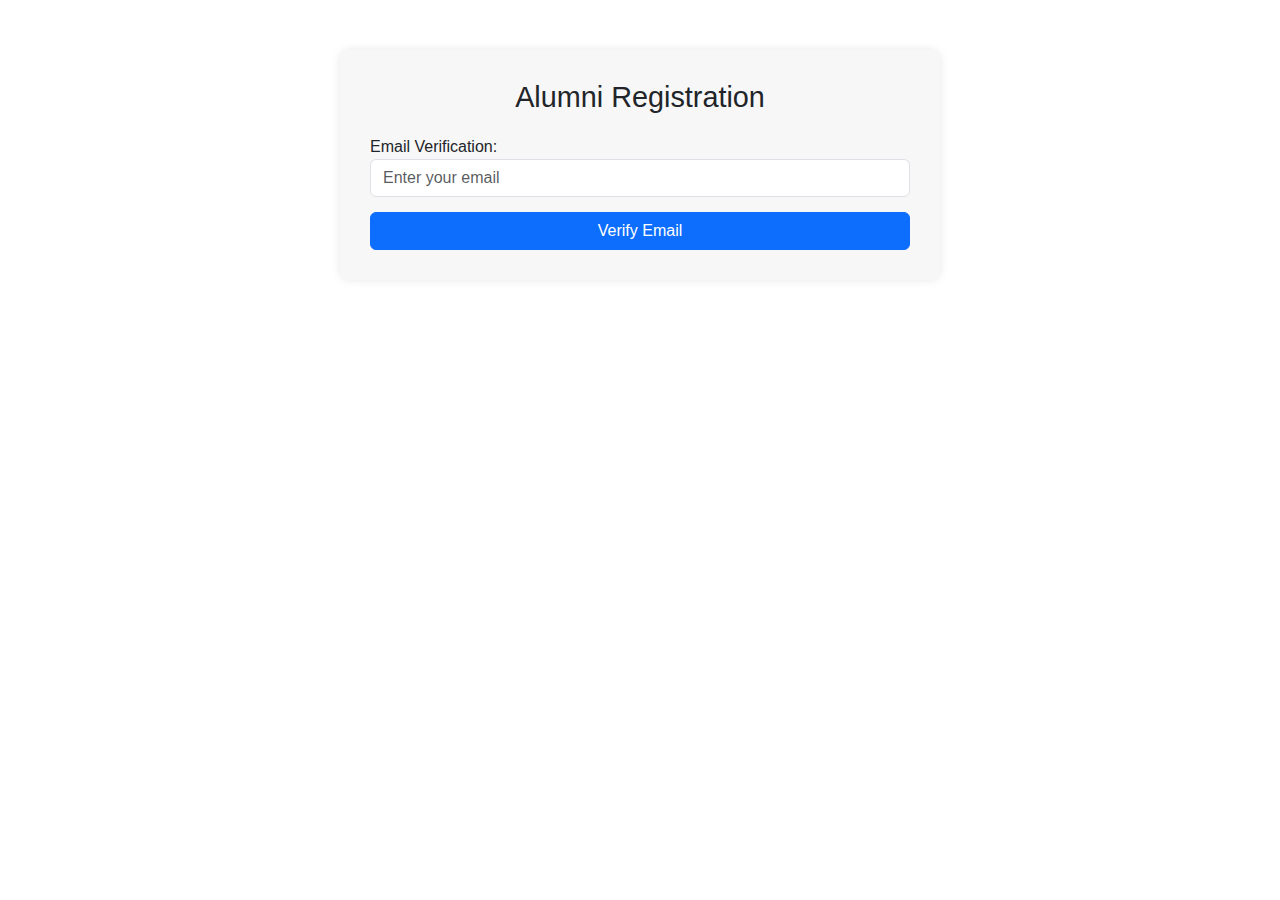
<file: payment.html>
<!DOCTYPE html>
<html lang="en">

<head>
    <meta charset="UTF-8">
    <meta name="viewport" content="width=device-width, initial-scale=1.0">
    <title>Alumni Registration</title>

    <!-- Bootstrap CSS -->
    <link href="https://cdnjs.cloudflare.com/ajax/libs/bootstrap/5.3.0/css/bootstrap.min.css" rel="stylesheet">

    <style>
        /* General Styles */
        body {
            font-family: Arial, sans-serif;
        }

        .registration-container {
            max-width: 600px;
            margin: 50px auto;
            background-color: #f7f7f7;
            padding: 30px;
            border-radius: 10px;
            box-shadow: 0 0 10px rgba(0, 0, 0, 0.1);
        }

        .section-title {
            text-align: center;
            font-size: 1.8rem;
            margin-bottom: 20px;
        }

        .form-control {
            margin-bottom: 15px;
        }

        .payment-info {
            display: none;
            margin-top: 20px;
            background-color: #fff8e1;
            padding: 20px;
            border-radius: 10px;
            text-align: center;
        }

        .thank-you-message {
            display: none;
            text-align: center;
            margin-top: 20px;
            padding: 20px;
            background-color: #d4edda;
            border-radius: 10px;
        }

        .btn {
            display: block;
            width: 100%;
        }

        .btn-back {
            background-color: #c35839;
            color: white;
        }
    </style>
</head>

<body>

    <div class="registration-container">
        <h2 class="section-title">Alumni Registration</h2>

        <div id="registration-section">
            <div class="form-group">
                <label for="email">Email Verification:</label>
                <input type="email" id="email" class="form-control" placeholder="Enter your email" required>
                <button class="btn btn-primary" id="verify-email-btn">Verify Email</button>
            </div>
        </div>

        <!-- Payment Info Section -->
        <div id="payment-info-section" class="payment-info">
            <p><strong>FYI:</strong> You are now provisionally registered for the event.</p>
            <p>Please pay towards registration/contribution to the following account:</p>
            <p><strong>Bank Details:</strong></p>
            <p>Account Number: 123456789</p>
            <p>IFSC Code: ABCD01234</p>
            <p>Once done, please enter your transaction details below:</p>
            <input type="text" id="transaction-id" class="form-control" placeholder="Transaction ID">
            <input type="date" id="transaction-date" class="form-control">
            <button class="btn btn-success" id="confirm-payment-btn">Confirm Payment</button>
        </div>

        <!-- Thank You Section -->
        <div id="thank-you-section" class="thank-you-message">
            <h4>Thank you for registering!</h4>
            <p>You will receive a confirmation email shortly.</p>
            <button class="btn btn-back" id="go-back-btn">Go Back to Home</button>
        </div>
    </div>

    <!-- Bootstrap JS -->
    <script src="https://cdnjs.cloudflare.com/ajax/libs/bootstrap/5.3.0/js/bootstrap.bundle.min.js"></script>

    <!-- Custom Script -->
    <script>
        document.getElementById('verify-email-btn').addEventListener('click', function () {
            // Dummy email verification
            let email = document.getElementById('email').value;
            if (email) {
                document.getElementById('registration-section').style.display = 'none';
                document.getElementById('payment-info-section').style.display = 'block';
            } else {
                alert('Please enter a valid email address.');
            }
        });

        document.getElementById('confirm-payment-btn').addEventListener('click', function () {
            // Dummy payment confirmation
            let transactionId = document.getElementById('transaction-id').value;
            let transactionDate = document.getElementById('transaction-date').value;

            if (transactionId && transactionDate) {
                document.getElementById('payment-info-section').style.display = 'none';
                document.getElementById('thank-you-section').style.display = 'block';
            } else {
                alert('Please enter transaction details.');
            }
        });

        document.getElementById('go-back-btn').addEventListener('click', function () {
            window.location.href = 'index.html';  // Redirect to the home page
        });
    </script>
</body>

</html>
</file>
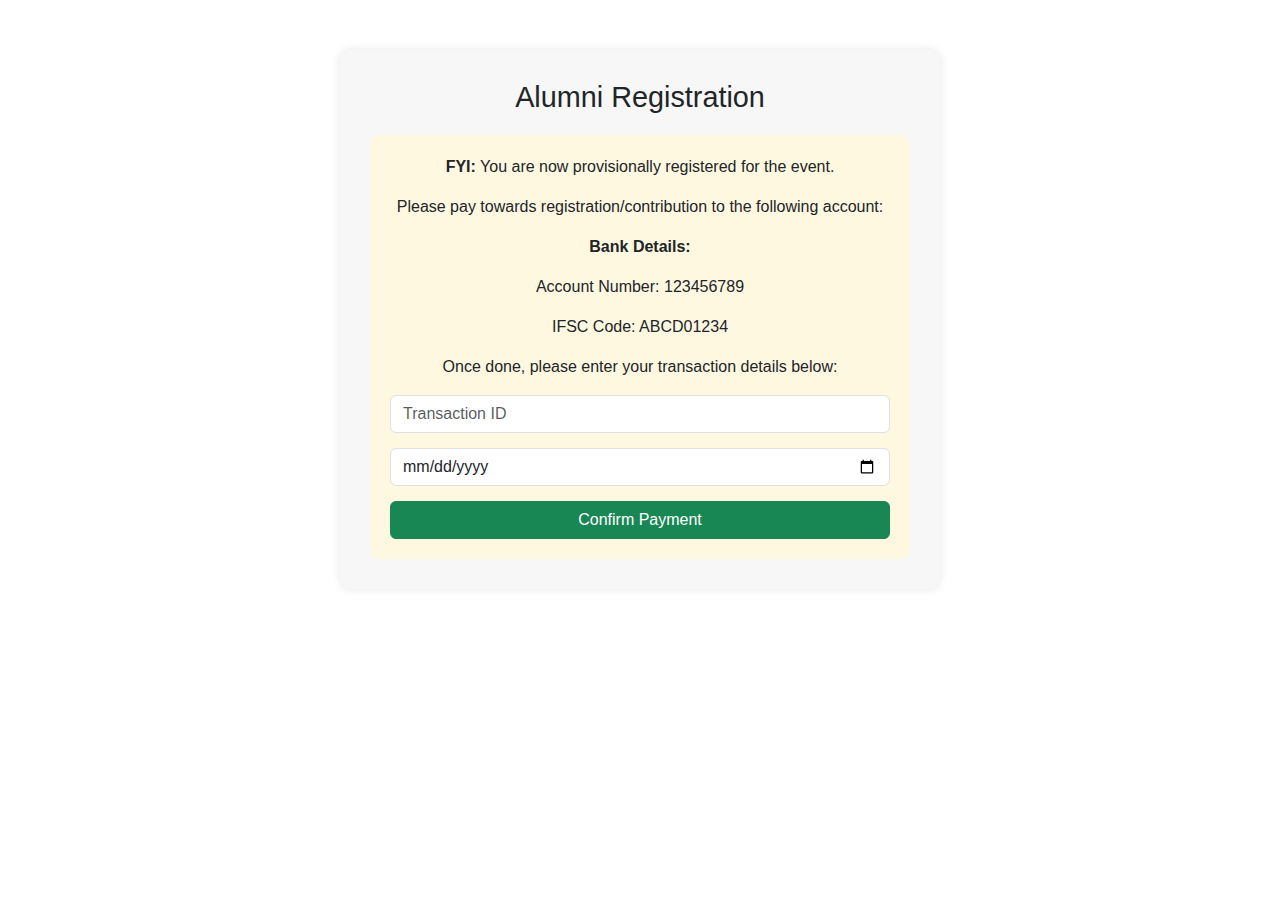
<file: past/status.html>
<!DOCTYPE html>
<html lang="en">

<head>
    <meta charset="UTF-8">
    <meta name="viewport" content="width=device-width, initial-scale=1.0">
    <title>Alumni Registration</title>

    <!-- Bootstrap CSS -->
    <link href="https://cdnjs.cloudflare.com/ajax/libs/bootstrap/5.3.0/css/bootstrap.min.css" rel="stylesheet">

    <style>
        /* General Styles */
        body {
            font-family: Arial, sans-serif;
        }

        .registration-container {
            max-width: 600px;
            margin: 50px auto;
            background-color: #f7f7f7;
            padding: 30px;
            border-radius: 10px;
            box-shadow: 0 0 10px rgba(0, 0, 0, 0.1);
        }

        .section-title {
            text-align: center;
            font-size: 1.8rem;
            margin-bottom: 20px;
        }

        .form-control {
            margin-bottom: 15px;
        }

        .payment-info {
            margin-top: 20px;
            background-color: #fff8e1;
            padding: 20px;
            border-radius: 10px;
            text-align: center;
        }

        .thank-you-message {
            display: none;
            text-align: center;
            margin-top: 20px;
            padding: 20px;
            background-color: #d4edda;
            border-radius: 10px;
        }

        .btn {
            display: block;
            width: 100%;
        }

        .btn-back {
            background-color: #c35839;
            color: white;
        }
    </style>
</head>

<body>

    <div class="registration-container">
        <h2 class="section-title">Alumni Registration</h2>

        <!-- Payment Info Section -->
        <div id="payment-info-section" class="payment-info">
            <p><strong>FYI:</strong> You are now provisionally registered for the event.</p>
            <p>Please pay towards registration/contribution to the following account:</p>
            <p><strong>Bank Details:</strong></p>
            <p>Account Number: 123456789</p>
            <p>IFSC Code: ABCD01234</p>
            <p>Once done, please enter your transaction details below:</p>
            <input type="text" id="transaction-id" class="form-control" placeholder="Transaction ID">
            <input type="date" id="transaction-date" class="form-control">
            <button class="btn btn-success" id="confirm-payment-btn">Confirm Payment</button>
        </div>

        <!-- Thank You Section -->
        <div id="thank-you-section" class="thank-you-message">
            <h4>Thank you for registering!</h4>
            <p>You will receive a confirmation email shortly.</p>
            <button class="btn btn-back" id="go-back-btn">Go Back to Home</button>
        </div>
    </div>

    <!-- Bootstrap JS -->
    <script src="https://cdnjs.cloudflare.com/ajax/libs/bootstrap/5.3.0/js/bootstrap.bundle.min.js"></script>

    <!-- Custom Script -->
    <script>
        document.getElementById('confirm-payment-btn').addEventListener('click', function () {
            // Dummy payment confirmation
            let transactionId = document.getElementById('transaction-id').value;
            let transactionDate = document.getElementById('transaction-date').value;

            if (transactionId && transactionDate) {
                document.getElementById('payment-info-section').style.display = 'none';
                document.getElementById('thank-you-section').style.display = 'block';
            } else {
                alert('Please enter transaction details.');
            }
        });

        document.getElementById('go-back-btn').addEventListener('click', function () {
            window.location.href = 'index.html';  // Redirect to the home page
        });
    </script>
</body>

</html>
</file>
<file: assets/parallax/jarallax.css>
.jarallax {
    position: relative;
    z-index: 0;
}
.jarallax > .jarallax-img {
    position: absolute;
    object-fit: cover;
    /* support for plugin https://github.com/bfred-it/object-fit-images */
    font-family: 'object-fit: cover;';
    top: 0;
    left: 0;
    width: 100%;
    height: 100%;
    z-index: -1;
}
</file>
<file: assets/dropdown/css/style.css>
.navbar-dropdown {
  left: 0;
  padding: 0;
  position: absolute;
  right: 0;
  top: 0;
  transition: all 0.45s ease;
  z-index: 1030;
  background: #282828; }
  .navbar-dropdown .navbar-logo {
    margin-right: 0.8rem;
    transition: margin 0.3s ease-in-out;
    vertical-align: middle; }
    .navbar-dropdown .navbar-logo img {
      height: 3.125rem;
      transition: all 0.3s ease-in-out; }
    .navbar-dropdown .navbar-logo.mbr-iconfont {
      font-size: 3.125rem;
      line-height: 3.125rem; }
  .navbar-dropdown .navbar-caption {
    font-weight: 700;
    white-space: normal;
    vertical-align: -4px;
    line-height: 3.125rem !important; }
    .navbar-dropdown .navbar-caption, .navbar-dropdown .navbar-caption:hover {
      color: inherit;
      text-decoration: none; }
  .navbar-dropdown .mbr-iconfont + .navbar-caption {
    vertical-align: -1px; }
  .navbar-dropdown.navbar-fixed-top {
    position: fixed; }
  .navbar-dropdown .navbar-brand span {
    vertical-align: -4px; }
  .navbar-dropdown.bg-color.transparent {
    background: none; }
  .navbar-dropdown.navbar-short .navbar-brand {
    padding: 0.625rem 0; }
    .navbar-dropdown.navbar-short .navbar-brand span {
      vertical-align: -1px; }
  .navbar-dropdown.navbar-short .navbar-caption {
    line-height: 2.375rem !important;
    vertical-align: -2px; }
  .navbar-dropdown.navbar-short .navbar-logo {
    margin-right: 0.5rem; }
    .navbar-dropdown.navbar-short .navbar-logo img {
      height: 2.375rem; }
    .navbar-dropdown.navbar-short .navbar-logo.mbr-iconfont {
      font-size: 2.375rem;
      line-height: 2.375rem; }
  .navbar-dropdown.navbar-short .mbr-table-cell {
    height: 3.625rem; }
  .navbar-dropdown .navbar-close {
    left: 0.6875rem;
    position: fixed;
    top: 0.75rem;
    z-index: 1000; }
  .navbar-dropdown .hamburger-icon {
    content: "";
    display: inline-block;
    vertical-align: middle;
    width: 16px;
    -webkit-box-shadow: 0 -6px 0 1px #282828,0 0 0 1px #282828,0 6px 0 1px #282828;
    -moz-box-shadow: 0 -6px 0 1px #282828,0 0 0 1px #282828,0 6px 0 1px #282828;
    box-shadow: 0 -6px 0 1px #282828,0 0 0 1px #282828,0 6px 0 1px #282828; }

.dropdown-menu .dropdown-toggle[data-toggle="dropdown-submenu"]::after {
  border-bottom: 0.35em solid transparent;
  border-left: 0.35em solid;
  border-right: 0;
  border-top: 0.35em solid transparent;
  margin-left: 0.3rem; }

.dropdown-menu .dropdown-item:focus {
  outline: 0; }

.nav-dropdown {
  font-size: 0.75rem;
  font-weight: 500;
  height: auto !important; }
  .nav-dropdown .nav-btn {
    padding-left: 1rem; }
  .nav-dropdown .link {
    margin: .667em 1.667em;
    font-weight: 500;
    padding: 0;
    transition: color .2s ease-in-out; }
    .nav-dropdown .link.dropdown-toggle {
      margin-right: 2.583em; }
      .nav-dropdown .link.dropdown-toggle::after {
        margin-left: .25rem;
        border-top: 0.35em solid;
        border-right: 0.35em solid transparent;
        border-left: 0.35em solid transparent;
        border-bottom: 0; }
      .nav-dropdown .link.dropdown-toggle[aria-expanded="true"] {
        margin: 0;
        padding: 0.667em 3.263em  0.667em 1.667em; }
  .nav-dropdown .link::after,
  .nav-dropdown .dropdown-item::after {
    color: inherit; }
  .nav-dropdown .btn {
    font-size: 0.75rem;
    font-weight: 700;
    letter-spacing: 0;
    margin-bottom: 0;
    padding-left: 1.25rem;
    padding-right: 1.25rem; }
  .nav-dropdown .dropdown-menu {
    border-radius: 0;
    border: 0;
    left: 0;
    margin: 0;
    padding-bottom: 1.25rem;
    padding-top: 1.25rem;
    position: relative; }
  .nav-dropdown .dropdown-submenu {
    margin-left: 0.125rem;
    top: 0; }
  .nav-dropdown .dropdown-item {
    font-weight: 500;
    line-height: 2;
    padding: 0.3846em 4.615em 0.3846em 1.5385em;
    position: relative;
    transition: color .2s ease-in-out, background-color .2s ease-in-out; }
    .nav-dropdown .dropdown-item::after {
      margin-top: -0.3077em;
      position: absolute;
      right: 1.1538em;
      top: 50%; }
    .nav-dropdown .dropdown-item:focus, .nav-dropdown .dropdown-item:hover {
      background: none; }

@media (max-width: 767px) {
  .nav-dropdown.navbar-toggleable-sm {
    bottom: 0;
    display: none;
    left: 0;
    overflow-x: hidden;
    position: fixed;
    top: 0;
    transform: translateX(-100%);
    -ms-transform: translateX(-100%);
    -webkit-transform: translateX(-100%);
    width: 18.75rem;
    z-index: 999; } }
.nav-dropdown.navbar-toggleable-xl {
  bottom: 0;
  display: none;
  left: 0;
  overflow-x: hidden;
  position: fixed;
  top: 0;
  transform: translateX(-100%);
  -ms-transform: translateX(-100%);
  -webkit-transform: translateX(-100%);
  width: 18.75rem;
  z-index: 999; }

.nav-dropdown-sm {
  display: block !important;
  overflow-x: hidden;
  overflow: auto;
  padding-top: 3.875rem; }
  .nav-dropdown-sm::after {
    content: "";
    display: block;
    height: 3rem;
    width: 100%; }
  .nav-dropdown-sm.collapse.in ~ .navbar-close {
    display: block !important; }
  .nav-dropdown-sm.collapsing, .nav-dropdown-sm.collapse.in {
    transform: translateX(0);
    -ms-transform: translateX(0);
    -webkit-transform: translateX(0);
    transition: all 0.25s ease-out;
    -webkit-transition: all 0.25s ease-out;
    background: #282828; }
  .nav-dropdown-sm.collapsing[aria-expanded="false"] {
    transform: translateX(-100%);
    -ms-transform: translateX(-100%);
    -webkit-transform: translateX(-100%); }
  .nav-dropdown-sm .nav-item {
    display: block;
    margin-left: 0 !important;
    padding-left: 0; }
  .nav-dropdown-sm .link,
  .nav-dropdown-sm .dropdown-item {
    border-top: 1px dotted rgba(255, 255, 255, 0.1);
    font-size: 0.8125rem;
    line-height: 1.6;
    margin: 0 !important;
    padding: 0.875rem 2.4rem 0.875rem 1.5625rem !important;
    position: relative;
    white-space: normal; }
    .nav-dropdown-sm .link:focus, .nav-dropdown-sm .link:hover,
    .nav-dropdown-sm .dropdown-item:focus,
    .nav-dropdown-sm .dropdown-item:hover {
      background: rgba(0, 0, 0, 0.2) !important;
      color: #c0a375; }
  .nav-dropdown-sm .nav-btn {
    position: relative;
    padding: 1.5625rem 1.5625rem 0 1.5625rem; }
    .nav-dropdown-sm .nav-btn::before {
      border-top: 1px dotted rgba(255, 255, 255, 0.1);
      content: "";
      left: 0;
      position: absolute;
      top: 0;
      width: 100%; }
    .nav-dropdown-sm .nav-btn + .nav-btn {
      padding-top: 0.625rem; }
      .nav-dropdown-sm .nav-btn + .nav-btn::before {
        display: none; }
  .nav-dropdown-sm .btn {
    padding: 0.625rem 0; }
  .nav-dropdown-sm .dropdown-toggle[data-toggle="dropdown-submenu"]::after {
    margin-left: .25rem;
    border-top: 0.35em solid;
    border-right: 0.35em solid transparent;
    border-left: 0.35em solid transparent;
    border-bottom: 0; }
  .nav-dropdown-sm .dropdown-toggle[data-toggle="dropdown-submenu"][aria-expanded="true"]::after {
    border-top: 0;
    border-right: 0.35em solid transparent;
    border-left: 0.35em solid transparent;
    border-bottom: 0.35em solid; }
  .nav-dropdown-sm .dropdown-menu {
    margin: 0;
    padding: 0;
    position: relative;
    top: 0;
    left: 0;
    width: 100%;
    border: 0;
    float: none;
    border-radius: 0;
    background: none; }
  .nav-dropdown-sm .dropdown-submenu {
    left: 100%;
    margin-left: 0.125rem;
    margin-top: -1.25rem;
    top: 0; }

.navbar-toggleable-sm .nav-dropdown .dropdown-menu {
  position: absolute; }

.navbar-toggleable-sm .nav-dropdown .dropdown-submenu {
  left: 100%;
  margin-left: 0.125rem;
  margin-top: -1.25rem;
  top: 0; }

.navbar-toggleable-sm.opened .nav-dropdown .dropdown-menu {
  position: relative; }

.navbar-toggleable-sm.opened .nav-dropdown .dropdown-submenu {
  left: 0;
  margin-left: 00rem;
  margin-top: 0rem;
  top: 0; }

.is-builder .nav-dropdown.collapsing {
  transition: none !important; }
</file>
<file: assets/socicon/css/styles.css>
@charset "UTF-8";

@font-face {
  font-family: 'Socicon';
  src:  url('../fonts/socicon.eot');
  src:  url('../fonts/socicon.eot?#iefix') format('embedded-opentype'),
    url('../fonts/socicon.woff2') format('woff2'),
    url('../fonts/socicon.ttf') format('truetype'),
    url('../fonts/socicon.woff') format('woff'),
    url('../fonts/socicon.svg#socicon') format('svg');
  font-weight: normal;
  font-style: normal;
  font-display: swap;
}

[data-icon]:before {
  font-family: "socicon" !important;
  content: attr(data-icon);
  font-style: normal !important;
  font-weight: normal !important;
  font-variant: normal !important;
  text-transform: none !important;
  speak: none;
  line-height: 1;
  -webkit-font-smoothing: antialiased;
  -moz-osx-font-smoothing: grayscale;
}

[class^="socicon-"], [class*=" socicon-"] {
  /* use !important to prevent issues with browser extensions that change fonts */
  font-family: 'Socicon' !important;
  speak: none;
  font-style: normal;
  font-weight: normal;
  font-variant: normal;
  text-transform: none;
  line-height: 1;

  /* Better Font Rendering =========== */
  -webkit-font-smoothing: antialiased;
  -moz-osx-font-smoothing: grayscale;
}

.socicon-500px:before {
  content: "\e000";
}
.socicon-8tracks:before {
  content: "\e001";
}
.socicon-airbnb:before {
  content: "\e002";
}
.socicon-alliance:before {
  content: "\e003";
}
.socicon-amazon:before {
  content: "\e004";
}
.socicon-amplement:before {
  content: "\e005";
}
.socicon-android:before {
  content: "\e006";
}
.socicon-angellist:before {
  content: "\e007";
}
.socicon-apple:before {
  content: "\e008";
}
.socicon-appnet:before {
  content: "\e009";
}
.socicon-baidu:before {
  content: "\e00a";
}
.socicon-bandcamp:before {
  content: "\e00b";
}
.socicon-battlenet:before {
  content: "\e00c";
}
.socicon-mixer:before {
  content: "\e00d";
}
.socicon-bebee:before {
  content: "\e00e";
}
.socicon-bebo:before {
  content: "\e00f";
}
.socicon-behance:before {
  content: "\e010";
}
.socicon-blizzard:before {
  content: "\e011";
}
.socicon-blogger:before {
  content: "\e012";
}
.socicon-buffer:before {
  content: "\e013";
}
.socicon-chrome:before {
  content: "\e014";
}
.socicon-coderwall:before {
  content: "\e015";
}
.socicon-curse:before {
  content: "\e016";
}
.socicon-dailymotion:before {
  content: "\e017";
}
.socicon-deezer:before {
  content: "\e018";
}
.socicon-delicious:before {
  content: "\e019";
}
.socicon-deviantart:before {
  content: "\e01a";
}
.socicon-diablo:before {
  content: "\e01b";
}
.socicon-digg:before {
  content: "\e01c";
}
.socicon-discord:before {
  content: "\e01d";
}
.socicon-disqus:before {
  content: "\e01e";
}
.socicon-douban:before {
  content: "\e01f";
}
.socicon-draugiem:before {
  content: "\e020";
}
.socicon-dribbble:before {
  content: "\e021";
}
.socicon-drupal:before {
  content: "\e022";
}
.socicon-ebay:before {
  content: "\e023";
}
.socicon-ello:before {
  content: "\e024";
}
.socicon-endomodo:before {
  content: "\e025";
}
.socicon-envato:before {
  content: "\e026";
}
.socicon-etsy:before {
  content: "\e027";
}
.socicon-facebook:before {
  content: "\e028";
}
.socicon-feedburner:before {
  content: "\e029";
}
.socicon-filmweb:before {
  content: "\e02a";
}
.socicon-firefox:before {
  content: "\e02b";
}
.socicon-flattr:before {
  content: "\e02c";
}
.socicon-flickr:before {
  content: "\e02d";
}
.socicon-formulr:before {
  content: "\e02e";
}
.socicon-forrst:before {
  content: "\e02f";
}
.socicon-foursquare:before {
  content: "\e030";
}
.socicon-friendfeed:before {
  content: "\e031";
}
.socicon-github:before {
  content: "\e032";
}
.socicon-goodreads:before {
  content: "\e033";
}
.socicon-google:before {
  content: "\e034";
}
.socicon-googlescholar:before {
  content: "\e035";
}
.socicon-googlegroups:before {
  content: "\e036";
}
.socicon-googlephotos:before {
  content: "\e037";
}
.socicon-googleplus:before {
  content: "\e038";
}
.socicon-grooveshark:before {
  content: "\e039";
}
.socicon-hackerrank:before {
  content: "\e03a";
}
.socicon-hearthstone:before {
  content: "\e03b";
}
.socicon-hellocoton:before {
  content: "\e03c";
}
.socicon-heroes:before {
  content: "\e03d";
}
.socicon-smashcast:before {
  content: "\e03e";
}
.socicon-horde:before {
  content: "\e03f";
}
.socicon-houzz:before {
  content: "\e040";
}
.socicon-icq:before {
  content: "\e041";
}
.socicon-identica:before {
  content: "\e042";
}
.socicon-imdb:before {
  content: "\e043";
}
.socicon-instagram:before {
  content: "\e044";
}
.socicon-issuu:before {
  content: "\e045";
}
.socicon-istock:before {
  content: "\e046";
}
.socicon-itunes:before {
  content: "\e047";
}
.socicon-keybase:before {
  content: "\e048";
}
.socicon-lanyrd:before {
  content: "\e049";
}
.socicon-lastfm:before {
  content: "\e04a";
}
.socicon-line:before {
  content: "\e04b";
}
.socicon-linkedin:before {
  content: "\e04c";
}
.socicon-livejournal:before {
  content: "\e04d";
}
.socicon-lyft:before {
  content: "\e04e";
}
.socicon-macos:before {
  content: "\e04f";
}
.socicon-mail:before {
  content: "\e050";
}
.socicon-medium:before {
  content: "\e051";
}
.socicon-meetup:before {
  content: "\e052";
}
.socicon-mixcloud:before {
  content: "\e053";
}
.socicon-modelmayhem:before {
  content: "\e054";
}
.socicon-mumble:before {
  content: "\e055";
}
.socicon-myspace:before {
  content: "\e056";
}
.socicon-newsvine:before {
  content: "\e057";
}
.socicon-nintendo:before {
  content: "\e058";
}
.socicon-npm:before {
  content: "\e059";
}
.socicon-odnoklassniki:before {
  content: "\e05a";
}
.socicon-openid:before {
  content: "\e05b";
}
.socicon-opera:before {
  content: "\e05c";
}
.socicon-outlook:before {
  content: "\e05d";
}
.socicon-overwatch:before {
  content: "\e05e";
}
.socicon-patreon:before {
  content: "\e05f";
}
.socicon-paypal:before {
  content: "\e060";
}
.socicon-periscope:before {
  content: "\e061";
}
.socicon-persona:before {
  content: "\e062";
}
.socicon-pinterest:before {
  content: "\e063";
}
.socicon-play:before {
  content: "\e064";
}
.socicon-player:before {
  content: "\e065";
}
.socicon-playstation:before {
  content: "\e066";
}
.socicon-pocket:before {
  content: "\e067";
}
.socicon-qq:before {
  content: "\e068";
}
.socicon-quora:before {
  content: "\e069";
}
.socicon-raidcall:before {
  content: "\e06a";
}
.socicon-ravelry:before {
  content: "\e06b";
}
.socicon-reddit:before {
  content: "\e06c";
}
.socicon-renren:before {
  content: "\e06d";
}
.socicon-researchgate:before {
  content: "\e06e";
}
.socicon-residentadvisor:before {
  content: "\e06f";
}
.socicon-reverbnation:before {
  content: "\e070";
}
.socicon-rss:before {
  content: "\e071";
}
.socicon-sharethis:before {
  content: "\e072";
}
.socicon-skype:before {
  content: "\e073";
}
.socicon-slideshare:before {
  content: "\e074";
}
.socicon-smugmug:before {
  content: "\e075";
}
.socicon-snapchat:before {
  content: "\e076";
}
.socicon-songkick:before {
  content: "\e077";
}
.socicon-soundcloud:before {
  content: "\e078";
}
.socicon-spotify:before {
  content: "\e079";
}
.socicon-stackexchange:before {
  content: "\e07a";
}
.socicon-stackoverflow:before {
  content: "\e07b";
}
.socicon-starcraft:before {
  content: "\e07c";
}
.socicon-stayfriends:before {
  content: "\e07d";
}
.socicon-steam:before {
  content: "\e07e";
}
.socicon-storehouse:before {
  content: "\e07f";
}
.socicon-strava:before {
  content: "\e080";
}
.socicon-streamjar:before {
  content: "\e081";
}
.socicon-stumbleupon:before {
  content: "\e082";
}
.socicon-swarm:before {
  content: "\e083";
}
.socicon-teamspeak:before {
  content: "\e084";
}
.socicon-teamviewer:before {
  content: "\e085";
}
.socicon-technorati:before {
  content: "\e086";
}
.socicon-telegram:before {
  content: "\e087";
}
.socicon-tripadvisor:before {
  content: "\e088";
}
.socicon-tripit:before {
  content: "\e089";
}
.socicon-triplej:before {
  content: "\e08a";
}
.socicon-tumblr:before {
  content: "\e08b";
}
.socicon-twitch:before {
  content: "\e08c";
}
.socicon-twitter:before {
  content: "\e08d";
}
.socicon-uber:before {
  content: "\e08e";
}
.socicon-ventrilo:before {
  content: "\e08f";
}
.socicon-viadeo:before {
  content: "\e090";
}
.socicon-viber:before {
  content: "\e091";
}
.socicon-viewbug:before {
  content: "\e092";
}
.socicon-vimeo:before {
  content: "\e093";
}
.socicon-vine:before {
  content: "\e094";
}
.socicon-vkontakte:before {
  content: "\e095";
}
.socicon-warcraft:before {
  content: "\e096";
}
.socicon-wechat:before {
  content: "\e097";
}
.socicon-weibo:before {
  content: "\e098";
}
.socicon-whatsapp:before {
  content: "\e099";
}
.socicon-wikipedia:before {
  content: "\e09a";
}
.socicon-windows:before {
  content: "\e09b";
}
.socicon-wordpress:before {
  content: "\e09c";
}
.socicon-wykop:before {
  content: "\e09d";
}
.socicon-xbox:before {
  content: "\e09e";
}
.socicon-xing:before {
  content: "\e09f";
}
.socicon-yahoo:before {
  content: "\e0a0";
}
.socicon-yammer:before {
  content: "\e0a1";
}
.socicon-yandex:before {
  content: "\e0a2";
}
.socicon-yelp:before {
  content: "\e0a3";
}
.socicon-younow:before {
  content: "\e0a4";
}
.socicon-youtube:before {
  content: "\e0a5";
}
.socicon-zapier:before {
  content: "\e0a6";
}
.socicon-zerply:before {
  content: "\e0a7";
}
.socicon-zomato:before {
  content: "\e0a8";
}
.socicon-zynga:before {
  content: "\e0a9";
}
.socicon-spreadshirt:before {
  content: "\e901";
}
.socicon-gamejolt:before {
  content: "\e902";
}
.socicon-trello:before {
  content: "\e903";
}
.socicon-tunein:before {
  content: "\e904";
}
.socicon-bloglovin:before {
  content: "\e905";
}
.socicon-gamewisp:before {
  content: "\e906";
}
.socicon-messenger:before {
  content: "\e907";
}
.socicon-pandora:before {
  content: "\e908";
}
.socicon-augment:before {
  content: "\e909";
}
.socicon-bitbucket:before {
  content: "\e90a";
}
.socicon-fyuse:before {
  content: "\e90b";
}
.socicon-yt-gaming:before {
  content: "\e90c";
}
.socicon-sketchfab:before {
  content: "\e90d";
}
.socicon-mobcrush:before {
  content: "\e90e";
}
.socicon-microsoft:before {
  content: "\e90f";
}
.socicon-realtor:before {
  content: "\e910";
}
.socicon-tidal:before {
  content: "\e911";
}
.socicon-qobuz:before {
  content: "\e912";
}
.socicon-natgeo:before {
  content: "\e913";
}
.socicon-mastodon:before {
  content: "\e914";
}
.socicon-unsplash:before {
  content: "\e915";
}
.socicon-homeadvisor:before {
  content: "\e916";
}
.socicon-angieslist:before {
  content: "\e917";
}
.socicon-codepen:before {
  content: "\e918";
}
.socicon-slack:before {
  content: "\e919";
}
.socicon-openaigym:before {
  content: "\e91a";
}
.socicon-logmein:before {
  content: "\e91b";
}
.socicon-fiverr:before {
  content: "\e91c";
}
.socicon-gotomeeting:before {
  content: "\e91d";
}
.socicon-aliexpress:before {
  content: "\e91e";
}
.socicon-guru:before {
  content: "\e91f";
}
.socicon-appstore:before {
  content: "\e920";
}
.socicon-homes:before {
  content: "\e921";
}
.socicon-zoom:before {
  content: "\e922";
}
.socicon-alibaba:before {
  content: "\e923";
}
.socicon-craigslist:before {
  content: "\e924";
}
.socicon-wix:before {
  content: "\e925";
}
.socicon-redfin:before {
  content: "\e926";
}
.socicon-googlecalendar:before {
  content: "\e927";
}
.socicon-shopify:before {
  content: "\e928";
}
.socicon-freelancer:before {
  content: "\e929";
}
.socicon-seedrs:before {
  content: "\e92a";
}
.socicon-bing:before {
  content: "\e92b";
}
.socicon-doodle:before {
  content: "\e92c";
}
.socicon-bonanza:before {
  content: "\e92d";
}
.socicon-squarespace:before {
  content: "\e92e";
}
.socicon-toptal:before {
  content: "\e92f";
}
.socicon-gust:before {
  content: "\e930";
}
.socicon-ask:before {
  content: "\e931";
}
.socicon-trulia:before {
  content: "\e932";
}
.socicon-loomly:before {
  content: "\e933";
}
.socicon-ghost:before {
  content: "\e934";
}
.socicon-upwork:before {
  content: "\e935";
}
.socicon-fundable:before {
  content: "\e936";
}
.socicon-booking:before {
  content: "\e937";
}
.socicon-googlemaps:before {
  content: "\e938";
}
.socicon-zillow:before {
  content: "\e939";
}
.socicon-niconico:before {
  content: "\e93a";
}
.socicon-toneden:before {
  content: "\e93b";
}
.socicon-crunchbase:before {
  content: "\e93c";
}
.socicon-homefy:before {
  content: "\e93d";
}
.socicon-calendly:before {
  content: "\e93e";
}
.socicon-livemaster:before {
  content: "\e93f";
}
.socicon-udemy:before {
  content: "\e940";
}
.socicon-codered:before {
  content: "\e941";
}
.socicon-origin:before {
  content: "\e942";
}
.socicon-nextdoor:before {
  content: "\e943";
}
.socicon-portfolio:before {
  content: "\e944";
}
.socicon-instructables:before {
  content: "\e945";
}
.socicon-gitlab:before {
  content: "\e946";
}
.socicon-hackernews:before {
  content: "\e947";
}
.socicon-smashwords:before {
  content: "\e948";
}
.socicon-kobo:before {
  content: "\e949";
}
.socicon-bookbub:before {
  content: "\e94a";
}
.socicon-mailru:before {
  content: "\e94b";
}
.socicon-moddb:before {
  content: "\e94c";
}
.socicon-indiedb:before {
  content: "\e94d";
}
.socicon-traxsource:before {
  content: "\e94e";
}
.socicon-gamefor:before {
  content: "\e94f";
}
.socicon-pixiv:before {
  content: "\e950";
}
.socicon-myanimelist:before {
  content: "\e951";
}
.socicon-blackberry:before {
  content: "\e952";
}
.socicon-wickr:before {
  content: "\e953";
}
.socicon-spip:before {
  content: "\e954";
}
.socicon-napster:before {
  content: "\e955";
}
.socicon-beatport:before {
  content: "\e956";
}
.socicon-hackerone:before {
  content: "\e957";
}
.socicon-internet:before {
  content: "\e958";
}
.socicon-ubuntu:before {
  content: "\e959";
}
.socicon-artstation:before {
  content: "\e95a";
}
.socicon-invision:before {
  content: "\e95b";
}
.socicon-torial:before {
  content: "\e95c";
}
.socicon-collectorz:before {
  content: "\e95d";
}
.socicon-seenthis:before {
  content: "\e95e";
}
.socicon-googleplaymusic:before {
  content: "\e95f";
}
.socicon-debian:before {
  content: "\e960";
}
.socicon-filmfreeway:before {
  content: "\e961";
}
.socicon-gnome:before {
  content: "\e962";
}
.socicon-itchio:before {
  content: "\e963";
}
.socicon-jamendo:before {
  content: "\e964";
}
.socicon-mix:before {
  content: "\e965";
}
.socicon-sharepoint:before {
  content: "\e966";
}
.socicon-tinder:before {
  content: "\e967";
}
.socicon-windguru:before {
  content: "\e968";
}
.socicon-cdbaby:before {
  content: "\e969";
}
.socicon-elementaryos:before {
  content: "\e96a";
}
.socicon-stage32:before {
  content: "\e96b";
}
.socicon-tiktok:before {
  content: "\e96c";
}
.socicon-gitter:before {
  content: "\e96d";
}
.socicon-letterboxd:before {
  content: "\e96e";
}
.socicon-threema:before {
  content: "\e96f";
}
.socicon-splice:before {
  content: "\e970";
}
.socicon-metapop:before {
  content: "\e971";
}
.socicon-naver:before {
  content: "\e972";
}
.socicon-remote:before {
  content: "\e973";
}
.socicon-flipboard:before {
  content: "\e974";
}
.socicon-googlehangouts:before {
  content: "\e975";
}
.socicon-dlive:before {
  content: "\e976";
}
.socicon-vsco:before {
  content: "\e977";
}
.socicon-stitcher:before {
  content: "\e978";
}
.socicon-avvo:before {
  content: "\e979";
}
.socicon-redbubble:before {
  content: "\e97a";
}
.socicon-society6:before {
  content: "\e97b";
}
.socicon-zazzle:before {
  content: "\e97c";
}
.socicon-eitaa:before {
  content: "\e97d";
}
.socicon-soroush:before {
  content: "\e97e";
}
.socicon-bale:before {
  content: "\e97f";
}
</file>
<file: assets/theme/css/style.css>
@charset "UTF-8";
section {
  background-color: #ffffff;
}

body {
  font-style: normal;
  line-height: 1.5;
  font-weight: 400;
  color: #232323;
  position: relative;
}

button {
  background-color: transparent;
  border-color: transparent;
}

section,
.container,
.container-fluid {
  position: relative;
  word-wrap: break-word;
}

a.mbr-iconfont:hover {
  text-decoration: none;
}

.article .lead p,
.article .lead ul,
.article .lead ol,
.article .lead pre,
.article .lead blockquote {
  margin-bottom: 0;
}

a {
  font-style: normal;
  font-weight: 400;
  cursor: pointer;
}
a, a:hover {
  text-decoration: none;
}

.mbr-section-title {
  font-style: normal;
  line-height: 1.3;
}

.mbr-section-subtitle {
  line-height: 1.3;
}

.mbr-text {
  font-style: normal;
  line-height: 1.7;
}

h1,
h2,
h3,
h4,
h5,
h6,
.display-1,
.display-2,
.display-4,
.display-5,
.display-7,
span,
p,
a {
  line-height: 1;
  word-break: break-word;
  word-wrap: break-word;
  font-weight: 400;
}

b,
strong {
  font-weight: bold;
}

input:-webkit-autofill, input:-webkit-autofill:hover, input:-webkit-autofill:focus, input:-webkit-autofill:active {
  transition-delay: 9999s;
  -webkit-transition-property: background-color, color;
  transition-property: background-color, color;
}

textarea[type=hidden] {
  display: none;
}

section {
  background-position: 50% 50%;
  background-repeat: no-repeat;
  background-size: cover;
}
section .mbr-background-video,
section .mbr-background-video-preview {
  position: absolute;
  bottom: 0;
  left: 0;
  right: 0;
  top: 0;
}

.hidden {
  visibility: hidden;
}

.mbr-z-index20 {
  z-index: 20;
}

/*! Base colors */
.mbr-white {
  color: #ffffff;
}

.mbr-black {
  color: #111111;
}

.mbr-bg-white {
  background-color: #ffffff;
}

.mbr-bg-black {
  background-color: #000000;
}

/*! Text-aligns */
.align-left {
  text-align: left;
}

.align-center {
  text-align: center;
}

.align-right {
  text-align: right;
}

/*! Font-weight  */
.mbr-light {
  font-weight: 300;
}

.mbr-regular {
  font-weight: 400;
}

.mbr-semibold {
  font-weight: 500;
}

.mbr-bold {
  font-weight: 700;
}

/*! Media  */
.media-content {
  flex-basis: 100%;
}

.media-container-row {
  display: flex;
  flex-direction: row;
  flex-wrap: wrap;
  justify-content: center;
  align-content: center;
  align-items: start;
}
.media-container-row .media-size-item {
  width: 400px;
}

.media-container-column {
  display: flex;
  flex-direction: column;
  flex-wrap: wrap;
  justify-content: center;
  align-content: center;
  align-items: stretch;
}
.media-container-column > * {
  width: 100%;
}

@media (min-width: 992px) {
  .media-container-row {
    flex-wrap: nowrap;
  }
}
figure {
  margin-bottom: 0;
  overflow: hidden;
}

figure[mbr-media-size] {
  transition: width 0.1s;
}

img,
iframe {
  display: block;
  width: 100%;
}

.card {
  background-color: transparent;
  border: none;
}

.card-box {
  width: 100%;
}

.card-img {
  text-align: center;
  flex-shrink: 0;
  -webkit-flex-shrink: 0;
}

.media {
  max-width: 100%;
  margin: 0 auto;
}

.mbr-figure {
  align-self: center;
}

.media-container > div {
  max-width: 100%;
}

.mbr-figure img,
.card-img img {
  width: 100%;
}

@media (max-width: 991px) {
  .media-size-item {
    width: auto !important;
  }

  .media {
    width: auto;
  }

  .mbr-figure {
    width: 100% !important;
  }
}
/*! Buttons */
.mbr-section-btn {
  margin-left: -0.6rem;
  margin-right: -0.6rem;
  font-size: 0;
}

.btn {
  font-weight: 600;
  border-width: 1px;
  font-style: normal;
  margin: 0.6rem 0.6rem;
  white-space: normal;
  transition: all 0.2s ease-in-out;
  display: inline-flex;
  align-items: center;
  justify-content: center;
  word-break: break-word;
}

.btn-sm {
  font-weight: 600;
  letter-spacing: 0px;
  transition: all 0.3s ease-in-out;
}

.btn-md {
  font-weight: 600;
  letter-spacing: 0px;
  transition: all 0.3s ease-in-out;
}

.btn-lg {
  font-weight: 600;
  letter-spacing: 0px;
  transition: all 0.3s ease-in-out;
}

.btn-form {
  margin: 0;
}
.btn-form:hover {
  cursor: pointer;
}

nav .mbr-section-btn {
  margin-left: 0rem;
  margin-right: 0rem;
}

/*! Btn icon margin */
.btn .mbr-iconfont,
.btn.btn-sm .mbr-iconfont {
  order: 1;
  cursor: pointer;
  margin-left: 0.5rem;
  vertical-align: sub;
}

.btn.btn-md .mbr-iconfont,
.btn.btn-md .mbr-iconfont {
  margin-left: 0.8rem;
}

.mbr-regular {
  font-weight: 400;
}

.mbr-semibold {
  font-weight: 500;
}

.mbr-bold {
  font-weight: 700;
}

[type=submit] {
  -webkit-appearance: none;
}

/*! Full-screen */
.mbr-fullscreen .mbr-overlay {
  min-height: 100vh;
}

.mbr-fullscreen {
  display: flex;
  display: -moz-flex;
  display: -ms-flex;
  display: -o-flex;
  align-items: center;
  min-height: 100vh;
  padding-top: 3rem;
  padding-bottom: 3rem;
}

/*! Map */
.map {
  height: 25rem;
  position: relative;
}
.map iframe {
  width: 100%;
  height: 100%;
}

/*! Scroll to top arrow */
.mbr-arrow-up {
  bottom: 25px;
  right: 90px;
  position: fixed;
  text-align: right;
  z-index: 5000;
  color: #ffffff;
  font-size: 22px;
}

.mbr-arrow-up a {
  background: rgba(0, 0, 0, 0.2);
  border-radius: 50%;
  color: #fff;
  display: inline-block;
  height: 60px;
  width: 60px;
  border: 2px solid #fff;
  outline-style: none !important;
  position: relative;
  text-decoration: none;
  transition: all 0.3s ease-in-out;
  cursor: pointer;
  text-align: center;
}
.mbr-arrow-up a:hover {
  background-color: rgba(0, 0, 0, 0.4);
}
.mbr-arrow-up a i {
  line-height: 60px;
}

.mbr-arrow-up-icon {
  display: block;
  color: #fff;
}

.mbr-arrow-up-icon::before {
  content: "›";
  display: inline-block;
  font-family: serif;
  font-size: 22px;
  line-height: 1;
  font-style: normal;
  position: relative;
  top: 6px;
  left: -4px;
  transform: rotate(-90deg);
}

/*! Arrow Down */
.mbr-arrow {
  position: absolute;
  bottom: 45px;
  left: 50%;
  width: 60px;
  height: 60px;
  cursor: pointer;
  background-color: rgba(80, 80, 80, 0.5);
  border-radius: 50%;
  transform: translateX(-50%);
}
@media (max-width: 767px) {
  .mbr-arrow {
    display: none;
  }
}
.mbr-arrow > a {
  display: inline-block;
  text-decoration: none;
  outline-style: none;
  -webkit-animation: arrowdown 1.7s ease-in-out infinite;
          animation: arrowdown 1.7s ease-in-out infinite;
  color: #ffffff;
}
.mbr-arrow > a > i {
  position: absolute;
  top: -2px;
  left: 15px;
  font-size: 2rem;
}

#scrollToTop a i::before {
  content: "";
  position: absolute;
  display: block;
  border-bottom: 2.5px solid #fff;
  border-left: 2.5px solid #fff;
  width: 27.8%;
  height: 27.8%;
  left: 50%;
  top: 51%;
  transform: translateY(-30%) translateX(-50%) rotate(135deg);
}

@keyframes arrowdown {
  0% {
    transform: translateY(0px);
  }
  50% {
    transform: translateY(-5px);
  }
  100% {
    transform: translateY(0px);
  }
}
@-webkit-keyframes arrowdown {
  0% {
    transform: translateY(0px);
  }
  50% {
    transform: translateY(-5px);
  }
  100% {
    transform: translateY(0px);
  }
}
@media (max-width: 500px) {
  .mbr-arrow-up {
    left: 0;
    right: 0;
    text-align: center;
  }
}
/*Gradients animation*/
@keyframes gradient-animation {
  from {
    background-position: 0% 100%;
    -webkit-animation-timing-function: ease-in-out;
            animation-timing-function: ease-in-out;
  }
  to {
    background-position: 100% 0%;
    -webkit-animation-timing-function: ease-in-out;
            animation-timing-function: ease-in-out;
  }
}
@-webkit-keyframes gradient-animation {
  from {
    background-position: 0% 100%;
    -webkit-animation-timing-function: ease-in-out;
            animation-timing-function: ease-in-out;
  }
  to {
    background-position: 100% 0%;
    -webkit-animation-timing-function: ease-in-out;
            animation-timing-function: ease-in-out;
  }
}
.bg-gradient {
  background-size: 200% 200%;
  animation: gradient-animation 5s infinite alternate;
  -webkit-animation: gradient-animation 5s infinite alternate;
}

.menu .navbar-brand {
  display: -webkit-flex;
}
.menu .navbar-brand span {
  display: flex;
  display: -webkit-flex;
}
.menu .navbar-brand .navbar-caption-wrap {
  display: -webkit-flex;
}
.menu .navbar-brand .navbar-logo img {
  display: -webkit-flex;
  width: auto;
}
@media (min-width: 768px) and (max-width: 991px) {
  .menu .navbar-toggleable-sm .navbar-nav {
    display: -ms-flexbox;
  }
}
@media (max-width: 991px) {
  .menu .navbar-collapse {
    max-height: 93.5vh;
  }
  .menu .navbar-collapse.show {
    overflow: auto;
  }
}
@media (min-width: 992px) {
  .menu .navbar-nav.nav-dropdown {
    display: -webkit-flex;
  }
  .menu .navbar-toggleable-sm .navbar-collapse {
    display: -webkit-flex !important;
  }
  .menu .collapsed .navbar-collapse {
    max-height: 93.5vh;
  }
  .menu .collapsed .navbar-collapse.show {
    overflow: auto;
  }
}
@media (max-width: 767px) {
  .menu .navbar-collapse {
    max-height: 80vh;
  }
}

.nav-link .mbr-iconfont {
  margin-right: 0.5rem;
}

.navbar {
  display: -webkit-flex;
  -webkit-flex-wrap: wrap;
  -webkit-align-items: center;
  -webkit-justify-content: space-between;
}

.navbar-collapse {
  -webkit-flex-basis: 100%;
  -webkit-flex-grow: 1;
  -webkit-align-items: center;
}

.nav-dropdown .link {
  padding: 0.667em 1.667em !important;
  margin: 0 !important;
}

.nav {
  display: -webkit-flex;
  -webkit-flex-wrap: wrap;
}

.row {
  display: -webkit-flex;
  -webkit-flex-wrap: wrap;
}

.justify-content-center {
  -webkit-justify-content: center;
}

.form-inline {
  display: -webkit-flex;
}

.card-wrapper {
  -webkit-flex: 1;
}

.carousel-control {
  z-index: 10;
  display: -webkit-flex;
}

.carousel-controls {
  display: -webkit-flex;
}

.media {
  display: -webkit-flex;
}

.form-group:focus {
  outline: none;
}

.jq-selectbox__select {
  padding: 7px 0;
  position: relative;
}

.jq-selectbox__dropdown {
  overflow: hidden;
  border-radius: 10px;
  position: absolute;
  top: 100%;
  left: 0 !important;
  width: 100% !important;
}

.jq-selectbox__trigger-arrow {
  right: 0;
  transform: translateY(-50%);
}

.jq-selectbox li {
  padding: 1.07em 0.5em;
}

input[type=range] {
  padding-left: 0 !important;
  padding-right: 0 !important;
}

.modal-dialog,
.modal-content {
  height: 100%;
}

.modal-dialog .carousel-inner {
  height: calc(100vh - 1.75rem);
}
@media (max-width: 575px) {
  .modal-dialog .carousel-inner {
    height: calc(100vh - 1rem);
  }
}

.carousel-item {
  text-align: center;
}

.carousel-item img {
  margin: auto;
}

.navbar-toggler {
  align-self: flex-start;
  padding: 0.25rem 0.75rem;
  font-size: 1.25rem;
  line-height: 1;
  background: transparent;
  border: 1px solid transparent;
  border-radius: 0.25rem;
}

.navbar-toggler:focus,
.navbar-toggler:hover {
  text-decoration: none;
  box-shadow: none;
}

.navbar-toggler-icon {
  display: inline-block;
  width: 1.5em;
  height: 1.5em;
  vertical-align: middle;
  content: "";
  background: no-repeat center center;
  background-size: 100% 100%;
}

.navbar-toggler-left {
  position: absolute;
  left: 1rem;
}

.navbar-toggler-right {
  position: absolute;
  right: 1rem;
}

.card-img {
  width: auto;
}

.menu .navbar.collapsed:not(.beta-menu) {
  flex-direction: column;
}

.carousel-item.active,
.carousel-item-next,
.carousel-item-prev {
  display: flex;
}

.note-air-layout .dropup .dropdown-menu,
.note-air-layout .navbar-fixed-bottom .dropdown .dropdown-menu {
  bottom: initial !important;
}

html,
body {
  height: auto;
  min-height: 100vh;
}

.dropup .dropdown-toggle::after {
  display: none;
}

.form-asterisk {
  font-family: initial;
  position: absolute;
  top: -2px;
  font-weight: normal;
}

.form-control-label {
  position: relative;
  cursor: pointer;
  margin-bottom: 0.357em;
  padding: 0;
}

.alert {
  color: #ffffff;
  border-radius: 0;
  border: 0;
  font-size: 1.1rem;
  line-height: 1.5;
  margin-bottom: 1.875rem;
  padding: 1.25rem;
  position: relative;
  text-align: center;
}
.alert.alert-form::after {
  background-color: inherit;
  bottom: -7px;
  content: "";
  display: block;
  height: 14px;
  left: 50%;
  margin-left: -7px;
  position: absolute;
  transform: rotate(45deg);
  width: 14px;
}

.form-control {
  background-color: #ffffff;
  background-clip: border-box;
  color: #232323;
  line-height: 1rem !important;
  height: auto;
  padding: 0.6rem 1.2rem;
  transition: border-color 0.25s ease 0s;
  border: 1px solid transparent !important;
  border-radius: 4px;
  box-shadow: rgba(0, 0, 0, 0.07) 0px 1px 1px 0px, rgba(0, 0, 0, 0.07) 0px 1px 3px 0px, rgba(0, 0, 0, 0.03) 0px 0px 0px 1px;
}
.form-active .form-control:invalid {
  border-color: red;
}

form .row {
  margin-left: -0.6rem;
  margin-right: -0.6rem;
}
form .row [class*=col] {
  padding-left: 0.6rem;
  padding-right: 0.6rem;
}

form .mbr-section-btn {
  margin: 0;
  padding-left: 0.6rem;
  padding-right: 0.6rem;
}

form .btn {
  display: flex;
  padding: 0.6rem 1.2rem;
  margin: 0;
}

form .form-check-input {
  margin-top: 0.5;
}

textarea.form-control {
  line-height: 1.5rem !important;
}

.form-group {
  margin-bottom: 1.2rem;
}

.form-control,
form .btn {
  min-height: 48px;
}

.gdpr-block label span.textGDPR input[name=gdpr] {
  top: 7px;
}

.form-control:focus {
  box-shadow: none;
}

:focus {
  outline: none;
}

.mbr-overlay {
  background-color: #000;
  bottom: 0;
  left: 0;
  opacity: 0.5;
  position: absolute;
  right: 0;
  top: 0;
  z-index: 0;
  pointer-events: none;
}

blockquote {
  font-style: italic;
  padding: 3rem;
  font-size: 1.09rem;
  position: relative;
  border-left: 3px solid;
}

ul,
ol,
pre,
blockquote {
  margin-bottom: 2.3125rem;
}

.mt-4 {
  margin-top: 2rem !important;
}

.mb-4 {
  margin-bottom: 2rem !important;
}

@media (min-width: 992px) {
  .container {
    padding-left: 16px;
    padding-right: 16px;
  }

  .row {
    margin-left: -16px;
    margin-right: -16px;
  }
  .row > [class*=col] {
    padding-left: 16px;
    padding-right: 16px;
  }
}
@media (min-width: 768px) {
  .container-fluid {
    padding-left: 32px;
    padding-right: 32px;
  }
}
@media (min-width: 768px) and (max-width: 991px) {
  .mbr-container {
    padding-left: 32px;
    padding-right: 32px;
  }
}
@media (max-width: 767px) {
  .mbr-container {
    padding-left: 16px;
    padding-right: 16px;
  }
}
.card-wrapper,
.item-wrapper {
  overflow: hidden;
}

.app-video-wrapper > img {
  opacity: 1;
}

.item {
  position: relative;
}

.dropdown-menu .dropdown-menu {
  left: 100%;
}

.dropdown-item + .dropdown-menu {
  display: none;
}

.dropdown-item:hover + .dropdown-menu,
.dropdown-menu:hover {
  display: block;
}

@media (min-aspect-ratio: 16/9) {
  .mbr-video-foreground {
    height: 300% !important;
    top: -100% !important;
  }
}
@media (max-aspect-ratio: 16/9) {
  .mbr-video-foreground {
    width: 300% !important;
    left: -100% !important;
  }
}.engine {
	position: absolute;
	text-indent: -2400px;
	text-align: center;
	padding: 0;
	top: 0;
	left: -2400px;
}
</file>
<file: assets/mobirise/css/mbr-additional.css>
.btn {
  border-width: 2px;
}
body {
  font-family: Jost;
}
.display-1 {
  font-family: 'Jost', sans-serif;
  font-size: 4rem;
  line-height: 1.1;
}
.display-1 > .mbr-iconfont {
  font-size: 5rem;
}
.display-2 {
  font-family: 'Jost', sans-serif;
  font-size: 3rem;
  line-height: 1.1;
}
.display-2 > .mbr-iconfont {
  font-size: 3.75rem;
}
.display-4 {
  font-family: 'Jost', sans-serif;
  font-size: 1.1rem;
  line-height: 1.5;
}
.display-4 > .mbr-iconfont {
  font-size: 1.375rem;
}
.display-5 {
  font-family: 'Jost', sans-serif;
  font-size: 2rem;
  line-height: 1.5;
}
.display-5 > .mbr-iconfont {
  font-size: 2.5rem;
}
.display-7 {
  font-family: 'Raleway', sans-serif;
  font-size: 1rem;
  line-height: 1.5;
}
.display-7 > .mbr-iconfont {
  font-size: 1.25rem;
}
/* ---- Fluid typography for mobile devices ---- */
/* 1.4 - font scale ratio ( bootstrap == 1.42857 ) */
/* 100vw - current viewport width */
/* (48 - 20)  48 == 48rem == 768px, 20 == 20rem == 320px(minimal supported viewport) */
/* 0.65 - min scale variable, may vary */
@media (max-width: 992px) {
  .display-1 {
    font-size: 3.2rem;
  }
}
@media (max-width: 768px) {
  .display-1 {
    font-size: 2.8rem;
    font-size: calc( 2.05rem + (4 - 2.05) * ((100vw - 20rem) / (48 - 20)));
    line-height: calc( 1.1 * (2.05rem + (4 - 2.05) * ((100vw - 20rem) / (48 - 20))));
  }
  .display-2 {
    font-size: 2.4rem;
    font-size: calc( 1.7rem + (3 - 1.7) * ((100vw - 20rem) / (48 - 20)));
    line-height: calc( 1.3 * (1.7rem + (3 - 1.7) * ((100vw - 20rem) / (48 - 20))));
  }
  .display-4 {
    font-size: 0.88rem;
    font-size: calc( 1.0350000000000001rem + (1.1 - 1.0350000000000001) * ((100vw - 20rem) / (48 - 20)));
    line-height: calc( 1.4 * (1.0350000000000001rem + (1.1 - 1.0350000000000001) * ((100vw - 20rem) / (48 - 20))));
  }
  .display-5 {
    font-size: 1.6rem;
    font-size: calc( 1.35rem + (2 - 1.35) * ((100vw - 20rem) / (48 - 20)));
    line-height: calc( 1.4 * (1.35rem + (2 - 1.35) * ((100vw - 20rem) / (48 - 20))));
  }
  .display-7 {
    font-size: 0.8rem;
    font-size: calc( 1rem + (1 - 1) * ((100vw - 20rem) / (48 - 20)));
    line-height: calc( 1.4 * (1rem + (1 - 1) * ((100vw - 20rem) / (48 - 20))));
  }
}
/* Buttons */
.btn {
  padding: 0.6rem 1.2rem;
  border-radius: 4px;
}
.btn-sm {
  padding: 0.6rem 1.2rem;
  border-radius: 4px;
}
.btn-md {
  padding: 0.6rem 1.2rem;
  border-radius: 4px;
}
.btn-lg {
  padding: 1rem 2.6rem;
  border-radius: 4px;
}
.bg-primary {
  background-color: #ff9966 !important;
}
.bg-success {
  background-color: #40b0bf !important;
}
.bg-info {
  background-color: #47b5ed !important;
}
.bg-warning {
  background-color: #ffe161 !important;
}
.bg-danger {
  background-color: #ff9966 !important;
}
.btn-primary,
.btn-primary:active {
  background-color: #ff9966 !important;
  border-color: #ff9966 !important;
  color: #ffffff !important;
  box-shadow: 0 2px 2px 0 rgba(0, 0, 0, 0.2);
}
.btn-primary:hover,
.btn-primary:focus,
.btn-primary.focus,
.btn-primary.active {
  color: #ffffff !important;
  background-color: #ff5f0f !important;
  border-color: #ff5f0f !important;
  box-shadow: 0 2px 5px 0 rgba(0, 0, 0, 0.2);
}
.btn-primary.disabled,
.btn-primary:disabled {
  color: #ffffff !important;
  background-color: #ff5f0f !important;
  border-color: #ff5f0f !important;
}
.btn-secondary,
.btn-secondary:active {
  background-color: #ff6666 !important;
  border-color: #ff6666 !important;
  color: #ffffff !important;
  box-shadow: 0 2px 2px 0 rgba(0, 0, 0, 0.2);
}
.btn-secondary:hover,
.btn-secondary:focus,
.btn-secondary.focus,
.btn-secondary.active {
  color: #ffffff !important;
  background-color: #ff0f0f !important;
  border-color: #ff0f0f !important;
  box-shadow: 0 2px 5px 0 rgba(0, 0, 0, 0.2);
}
.btn-secondary.disabled,
.btn-secondary:disabled {
  color: #ffffff !important;
  background-color: #ff0f0f !important;
  border-color: #ff0f0f !important;
}
.btn-info,
.btn-info:active {
  background-color: #47b5ed !important;
  border-color: #47b5ed !important;
  color: #ffffff !important;
  box-shadow: 0 2px 2px 0 rgba(0, 0, 0, 0.2);
}
.btn-info:hover,
.btn-info:focus,
.btn-info.focus,
.btn-info.active {
  color: #ffffff !important;
  background-color: #148cca !important;
  border-color: #148cca !important;
  box-shadow: 0 2px 5px 0 rgba(0, 0, 0, 0.2);
}
.btn-info.disabled,
.btn-info:disabled {
  color: #ffffff !important;
  background-color: #148cca !important;
  border-color: #148cca !important;
}
.btn-success,
.btn-success:active {
  background-color: #40b0bf !important;
  border-color: #40b0bf !important;
  color: #ffffff !important;
  box-shadow: 0 2px 2px 0 rgba(0, 0, 0, 0.2);
}
.btn-success:hover,
.btn-success:focus,
.btn-success.focus,
.btn-success.active {
  color: #ffffff !important;
  background-color: #2a747e !important;
  border-color: #2a747e !important;
  box-shadow: 0 2px 5px 0 rgba(0, 0, 0, 0.2);
}
.btn-success.disabled,
.btn-success:disabled {
  color: #ffffff !important;
  background-color: #2a747e !important;
  border-color: #2a747e !important;
}
.btn-warning,
.btn-warning:active {
  background-color: #ffe161 !important;
  border-color: #ffe161 !important;
  color: #614f00 !important;
  box-shadow: 0 2px 2px 0 rgba(0, 0, 0, 0.2);
}
.btn-warning:hover,
.btn-warning:focus,
.btn-warning.focus,
.btn-warning.active {
  color: #0a0800 !important;
  background-color: #ffd10a !important;
  border-color: #ffd10a !important;
  box-shadow: 0 2px 5px 0 rgba(0, 0, 0, 0.2);
}
.btn-warning.disabled,
.btn-warning:disabled {
  color: #614f00 !important;
  background-color: #ffd10a !important;
  border-color: #ffd10a !important;
}
.btn-danger,
.btn-danger:active {
  background-color: #ff9966 !important;
  border-color: #ff9966 !important;
  color: #ffffff !important;
  box-shadow: 0 2px 2px 0 rgba(0, 0, 0, 0.2);
}
.btn-danger:hover,
.btn-danger:focus,
.btn-danger.focus,
.btn-danger.active {
  color: #ffffff !important;
  background-color: #ff5f0f !important;
  border-color: #ff5f0f !important;
  box-shadow: 0 2px 5px 0 rgba(0, 0, 0, 0.2);
}
.btn-danger.disabled,
.btn-danger:disabled {
  color: #ffffff !important;
  background-color: #ff5f0f !important;
  border-color: #ff5f0f !important;
}
.btn-white,
.btn-white:active {
  background-color: #fafafa !important;
  border-color: #fafafa !important;
  color: #7a7a7a !important;
  box-shadow: 0 2px 2px 0 rgba(0, 0, 0, 0.2);
}
.btn-white:hover,
.btn-white:focus,
.btn-white.focus,
.btn-white.active {
  color: #4f4f4f !important;
  background-color: #cfcfcf !important;
  border-color: #cfcfcf !important;
  box-shadow: 0 2px 5px 0 rgba(0, 0, 0, 0.2);
}
.btn-white.disabled,
.btn-white:disabled {
  color: #7a7a7a !important;
  background-color: #cfcfcf !important;
  border-color: #cfcfcf !important;
}
.btn-black,
.btn-black:active {
  background-color: #232323 !important;
  border-color: #232323 !important;
  color: #ffffff !important;
  box-shadow: 0 2px 2px 0 rgba(0, 0, 0, 0.2);
}
.btn-black:hover,
.btn-black:focus,
.btn-black.focus,
.btn-black.active {
  color: #ffffff !important;
  background-color: #000000 !important;
  border-color: #000000 !important;
  box-shadow: 0 2px 5px 0 rgba(0, 0, 0, 0.2);
}
.btn-black.disabled,
.btn-black:disabled {
  color: #ffffff !important;
  background-color: #000000 !important;
  border-color: #000000 !important;
}
.btn-primary-outline,
.btn-primary-outline:active {
  background-color: transparent !important;
  border-color: #ff9966;
  color: #ff9966;
}
.btn-primary-outline:hover,
.btn-primary-outline:focus,
.btn-primary-outline.focus,
.btn-primary-outline.active {
  color: #ff5f0f !important;
  background-color: transparent!important;
  border-color: #ff5f0f !important;
  box-shadow: none!important;
}
.btn-primary-outline.disabled,
.btn-primary-outline:disabled {
  color: #ffffff !important;
  background-color: #ff9966 !important;
  border-color: #ff9966 !important;
}
.btn-secondary-outline,
.btn-secondary-outline:active {
  background-color: transparent !important;
  border-color: #ff6666;
  color: #ff6666;
}
.btn-secondary-outline:hover,
.btn-secondary-outline:focus,
.btn-secondary-outline.focus,
.btn-secondary-outline.active {
  color: #ff0f0f !important;
  background-color: transparent!important;
  border-color: #ff0f0f !important;
  box-shadow: none!important;
}
.btn-secondary-outline.disabled,
.btn-secondary-outline:disabled {
  color: #ffffff !important;
  background-color: #ff6666 !important;
  border-color: #ff6666 !important;
}
.btn-info-outline,
.btn-info-outline:active {
  background-color: transparent !important;
  border-color: #47b5ed;
  color: #47b5ed;
}
.btn-info-outline:hover,
.btn-info-outline:focus,
.btn-info-outline.focus,
.btn-info-outline.active {
  color: #148cca !important;
  background-color: transparent!important;
  border-color: #148cca !important;
  box-shadow: none!important;
}
.btn-info-outline.disabled,
.btn-info-outline:disabled {
  color: #ffffff !important;
  background-color: #47b5ed !important;
  border-color: #47b5ed !important;
}
.btn-success-outline,
.btn-success-outline:active {
  background-color: transparent !important;
  border-color: #40b0bf;
  color: #40b0bf;
}
.btn-success-outline:hover,
.btn-success-outline:focus,
.btn-success-outline.focus,
.btn-success-outline.active {
  color: #2a747e !important;
  background-color: transparent!important;
  border-color: #2a747e !important;
  box-shadow: none!important;
}
.btn-success-outline.disabled,
.btn-success-outline:disabled {
  color: #ffffff !important;
  background-color: #40b0bf !important;
  border-color: #40b0bf !important;
}
.btn-warning-outline,
.btn-warning-outline:active {
  background-color: transparent !important;
  border-color: #ffe161;
  color: #ffe161;
}
.btn-warning-outline:hover,
.btn-warning-outline:focus,
.btn-warning-outline.focus,
.btn-warning-outline.active {
  color: #ffd10a !important;
  background-color: transparent!important;
  border-color: #ffd10a !important;
  box-shadow: none!important;
}
.btn-warning-outline.disabled,
.btn-warning-outline:disabled {
  color: #614f00 !important;
  background-color: #ffe161 !important;
  border-color: #ffe161 !important;
}
.btn-danger-outline,
.btn-danger-outline:active {
  background-color: transparent !important;
  border-color: #ff9966;
  color: #ff9966;
}
.btn-danger-outline:hover,
.btn-danger-outline:focus,
.btn-danger-outline.focus,
.btn-danger-outline.active {
  color: #ff5f0f !important;
  background-color: transparent!important;
  border-color: #ff5f0f !important;
  box-shadow: none!important;
}
.btn-danger-outline.disabled,
.btn-danger-outline:disabled {
  color: #ffffff !important;
  background-color: #ff9966 !important;
  border-color: #ff9966 !important;
}
.btn-black-outline,
.btn-black-outline:active {
  background-color: transparent !important;
  border-color: #232323;
  color: #232323;
}
.btn-black-outline:hover,
.btn-black-outline:focus,
.btn-black-outline.focus,
.btn-black-outline.active {
  color: #000000 !important;
  background-color: transparent!important;
  border-color: #000000 !important;
  box-shadow: none!important;
}
.btn-black-outline.disabled,
.btn-black-outline:disabled {
  color: #ffffff !important;
  background-color: #232323 !important;
  border-color: #232323 !important;
}
.btn-white-outline,
.btn-white-outline:active {
  background-color: transparent !important;
  border-color: #fafafa;
  color: #fafafa;
}
.btn-white-outline:hover,
.btn-white-outline:focus,
.btn-white-outline.focus,
.btn-white-outline.active {
  color: #cfcfcf !important;
  background-color: transparent!important;
  border-color: #cfcfcf !important;
  box-shadow: none!important;
}
.btn-white-outline.disabled,
.btn-white-outline:disabled {
  color: #7a7a7a !important;
  background-color: #fafafa !important;
  border-color: #fafafa !important;
}
.text-primary {
  color: #ff9966 !important;
}
.text-secondary {
  color: #ff6666 !important;
}
.text-success {
  color: #40b0bf !important;
}
.text-info {
  color: #47b5ed !important;
}
.text-warning {
  color: #ffe161 !important;
}
.text-danger {
  color: #ff9966 !important;
}
.text-white {
  color: #fafafa !important;
}
.text-black {
  color: #232323 !important;
}
a.text-primary:hover,
a.text-primary:focus,
a.text-primary.active {
  color: #ff5500 !important;
}
a.text-secondary:hover,
a.text-secondary:focus,
a.text-secondary.active {
  color: #ff0000 !important;
}
a.text-success:hover,
a.text-success:focus,
a.text-success.active {
  color: #266a73 !important;
}
a.text-info:hover,
a.text-info:focus,
a.text-info.active {
  color: #1283bc !important;
}
a.text-warning:hover,
a.text-warning:focus,
a.text-warning.active {
  color: #facb00 !important;
}
a.text-danger:hover,
a.text-danger:focus,
a.text-danger.active {
  color: #ff5500 !important;
}
a.text-white:hover,
a.text-white:focus,
a.text-white.active {
  color: #c7c7c7 !important;
}
a.text-black:hover,
a.text-black:focus,
a.text-black.active {
  color: #000000 !important;
}
a[class*="text-"]:not(.nav-link):not(.dropdown-item):not([role]):not(.navbar-caption) {
  position: relative;
  background-image: transparent;
  background-size: 10000px 2px;
  background-repeat: no-repeat;
  background-position: 0px 1.2em;
  background-position: -10000px 1.2em;
}
a[class*="text-"]:not(.nav-link):not(.dropdown-item):not([role]):not(.navbar-caption):hover {
  transition: background-position 2s ease-in-out;
  background-image: linear-gradient(currentColor 50%, currentColor 50%);
  background-position: 0px 1.2em;
}
.nav-tabs .nav-link.active {
  color: #ff9966;
}
.nav-tabs .nav-link:not(.active) {
  color: #232323;
}
.alert-success {
  background-color: #70c770;
}
.alert-info {
  background-color: #47b5ed;
}
.alert-warning {
  background-color: #ffe161;
}
.alert-danger {
  background-color: #ff9966;
}
.mbr-gallery-filter li.active .btn {
  background-color: #ff9966;
  border-color: #ff9966;
  color: #ffffff;
}
.mbr-gallery-filter li.active .btn:focus {
  box-shadow: none;
}
a,
a:hover {
  color: #ff9966;
}
.mbr-plan-header.bg-primary .mbr-plan-subtitle,
.mbr-plan-header.bg-primary .mbr-plan-price-desc {
  color: #ffffff;
}
.mbr-plan-header.bg-success .mbr-plan-subtitle,
.mbr-plan-header.bg-success .mbr-plan-price-desc {
  color: #a0d8df;
}
.mbr-plan-header.bg-info .mbr-plan-subtitle,
.mbr-plan-header.bg-info .mbr-plan-price-desc {
  color: #ffffff;
}
.mbr-plan-header.bg-warning .mbr-plan-subtitle,
.mbr-plan-header.bg-warning .mbr-plan-price-desc {
  color: #ffffff;
}
.mbr-plan-header.bg-danger .mbr-plan-subtitle,
.mbr-plan-header.bg-danger .mbr-plan-price-desc {
  color: #ffffff;
}
/* Scroll to top button*/
.scrollToTop_wraper {
  display: none;
}
.form-control {
  font-family: 'Jost', sans-serif;
  font-size: 1.1rem;
  line-height: 1.5;
  font-weight: 400;
}
.form-control > .mbr-iconfont {
  font-size: 1.375rem;
}
.form-control:hover,
.form-control:focus {
  box-shadow: rgba(0, 0, 0, 0.07) 0px 1px 1px 0px, rgba(0, 0, 0, 0.07) 0px 1px 3px 0px, rgba(0, 0, 0, 0.03) 0px 0px 0px 1px;
  border-color: #ff9966 !important;
}
.form-control:-webkit-input-placeholder {
  font-family: 'Jost', sans-serif;
  font-size: 1.1rem;
  line-height: 1.5;
  font-weight: 400;
}
.form-control:-webkit-input-placeholder > .mbr-iconfont {
  font-size: 1.375rem;
}
blockquote {
  border-color: #ff9966;
}
/* Forms */
.jq-selectbox li:hover,
.jq-selectbox li.selected {
  background-color: #ff9966;
  color: #ffffff;
}
.jq-number__spin {
  transition: 0.25s ease;
}
.jq-number__spin:hover {
  border-color: #ff9966;
}
.jq-selectbox .jq-selectbox__trigger-arrow,
.jq-number__spin.minus:after,
.jq-number__spin.plus:after {
  transition: 0.4s;
  border-top-color: #353535;
  border-bottom-color: #353535;
}
.jq-selectbox:hover .jq-selectbox__trigger-arrow,
.jq-number__spin.minus:hover:after,
.jq-number__spin.plus:hover:after {
  border-top-color: #ff9966;
  border-bottom-color: #ff9966;
}
.xdsoft_datetimepicker .xdsoft_calendar td.xdsoft_default,
.xdsoft_datetimepicker .xdsoft_calendar td.xdsoft_current,
.xdsoft_datetimepicker .xdsoft_timepicker .xdsoft_time_box > div > div.xdsoft_current {
  color: #000000 !important;
  background-color: #ff9966 !important;
  box-shadow: none !important;
}
.xdsoft_datetimepicker .xdsoft_calendar td:hover,
.xdsoft_datetimepicker .xdsoft_timepicker .xdsoft_time_box > div > div:hover {
  color: #000000 !important;
  background: #ff6666 !important;
  box-shadow: none !important;
}
.lazy-bg {
  background-image: none !important;
}
.lazy-placeholder:not(section),
.lazy-none {
  display: block;
  position: relative;
  padding-bottom: 56.25%;
  width: 100%;
  height: auto;
}
iframe.lazy-placeholder,
.lazy-placeholder:after {
  content: '';
  position: absolute;
  width: 200px;
  height: 200px;
  background: transparent no-repeat center;
  background-size: contain;
  top: 50%;
  left: 50%;
  transform: translateX(-50%) translateY(-50%);
  background-image: url("data:image/svg+xml;charset=UTF-8,%3csvg width='32' height='32' viewBox='0 0 64 64' xmlns='http://www.w3.org/2000/svg' stroke='%23ff9966' %3e%3cg fill='none' fill-rule='evenodd'%3e%3cg transform='translate(16 16)' stroke-width='2'%3e%3ccircle stroke-opacity='.5' cx='16' cy='16' r='16'/%3e%3cpath d='M32 16c0-9.94-8.06-16-16-16'%3e%3canimateTransform attributeName='transform' type='rotate' from='0 16 16' to='360 16 16' dur='1s' repeatCount='indefinite'/%3e%3c/path%3e%3c/g%3e%3c/g%3e%3c/svg%3e");
}
section.lazy-placeholder:after {
  opacity: 0.5;
}
body {
  overflow-x: hidden;
}
a {
  transition: color 0.6s;
}
.cid-sFCw1qGFAI {
  z-index: 1000;
  width: 100%;
}
.cid-sFCw1qGFAI nav.navbar {
  position: fixed;
}
.cid-sFCw1qGFAI .dropdown-item:before {
  font-family: Moririse2 !important;
  content: "\e966";
  display: inline-block;
  width: 0;
  position: absolute;
  left: 1rem;
  top: 0.5rem;
  margin-right: 0.5rem;
  line-height: 1;
  font-size: inherit;
  vertical-align: middle;
  text-align: center;
  overflow: hidden;
  transform: scale(0, 1);
  transition: all 0.25s ease-in-out;
}
.cid-sFCw1qGFAI .dropdown-menu {
  padding: 0;
  border-radius: 4px;
  box-shadow: 0 1px 3px 0 rgba(0, 0, 0, 0.1);
}
.cid-sFCw1qGFAI .dropdown-item {
  border-bottom: 1px solid #e6e6e6;
}
.cid-sFCw1qGFAI .dropdown-item:hover,
.cid-sFCw1qGFAI .dropdown-item:focus {
  background: #ff9966 !important;
  color: white !important;
}
.cid-sFCw1qGFAI .dropdown-item:first-child {
  border-top-left-radius: 4px;
  border-top-right-radius: 4px;
}
.cid-sFCw1qGFAI .dropdown-item:last-child {
  border-bottom: none;
  border-bottom-left-radius: 4px;
  border-bottom-right-radius: 4px;
}
.cid-sFCw1qGFAI .nav-dropdown .link {
  padding: 0 0.3em !important;
  margin: 0.667em 1em !important;
}
.cid-sFCw1qGFAI .nav-dropdown .link.dropdown-toggle::after {
  margin-left: 0.5rem;
  margin-top: 0.2rem;
}
.cid-sFCw1qGFAI .nav-link {
  position: relative;
}
.cid-sFCw1qGFAI .container {
  display: flex;
  margin: auto;
}
.cid-sFCw1qGFAI .iconfont-wrapper {
  color: #000000 !important;
  font-size: 1.5rem;
  padding-right: 0.5rem;
}
.cid-sFCw1qGFAI .dropdown-menu,
.cid-sFCw1qGFAI .navbar.opened {
  background: #fafafa !important;
}
.cid-sFCw1qGFAI .nav-item:focus,
.cid-sFCw1qGFAI .nav-link:focus {
  outline: none;
}
.cid-sFCw1qGFAI .dropdown .dropdown-menu .dropdown-item {
  width: auto;
  transition: all 0.25s ease-in-out;
}
.cid-sFCw1qGFAI .dropdown .dropdown-menu .dropdown-item::after {
  right: 0.5rem;
}
.cid-sFCw1qGFAI .dropdown .dropdown-menu .dropdown-item .mbr-iconfont {
  margin-right: 0.5rem;
  vertical-align: sub;
}
.cid-sFCw1qGFAI .dropdown .dropdown-menu .dropdown-item .mbr-iconfont:before {
  display: inline-block;
  transform: scale(1, 1);
  transition: all 0.25s ease-in-out;
}
.cid-sFCw1qGFAI .collapsed .dropdown-menu .dropdown-item:before {
  display: none;
}
.cid-sFCw1qGFAI .collapsed .dropdown .dropdown-menu .dropdown-item {
  padding: 0.235em 1.5em 0.235em 1.5em !important;
  transition: none;
  margin: 0 !important;
}
.cid-sFCw1qGFAI .navbar {
  min-height: 70px;
  transition: all 0.3s;
  border-bottom: 1px solid transparent;
  position: absolute;
  background: #fafafa;
}
.cid-sFCw1qGFAI .navbar.opened {
  transition: all 0.3s;
}
.cid-sFCw1qGFAI .navbar .dropdown-item {
  padding: 0.5rem 1.8rem;
}
.cid-sFCw1qGFAI .navbar .navbar-logo img {
  width: auto;
}
.cid-sFCw1qGFAI .navbar .navbar-collapse {
  justify-content: flex-end;
  z-index: 1;
}
.cid-sFCw1qGFAI .navbar.collapsed {
  justify-content: center;
}
.cid-sFCw1qGFAI .navbar.collapsed .nav-item .nav-link::before {
  display: none;
}
.cid-sFCw1qGFAI .navbar.collapsed.opened .dropdown-menu {
  top: 0;
}
@media (min-width: 992px) {
  .cid-sFCw1qGFAI .navbar.collapsed.opened:not(.navbar-short) .navbar-collapse {
    max-height: calc(98.5vh - 3rem);
  }
}
.cid-sFCw1qGFAI .navbar.collapsed .dropdown-menu .dropdown-submenu {
  left: 0 !important;
}
.cid-sFCw1qGFAI .navbar.collapsed .dropdown-menu .dropdown-item:after {
  right: auto;
}
.cid-sFCw1qGFAI .navbar.collapsed .dropdown-menu .dropdown-toggle[data-toggle="dropdown-submenu"]:after {
  margin-left: 0.5rem;
  margin-top: 0.2rem;
  border-top: 0.35em solid;
  border-right: 0.35em solid transparent;
  border-left: 0.35em solid transparent;
  border-bottom: 0;
  top: 41%;
}
.cid-sFCw1qGFAI .navbar.collapsed ul.navbar-nav li {
  margin: auto;
}
.cid-sFCw1qGFAI .navbar.collapsed .dropdown-menu .dropdown-item {
  padding: 0.25rem 1.5rem;
  text-align: center;
}
.cid-sFCw1qGFAI .navbar.collapsed .icons-menu {
  padding-left: 0;
  padding-right: 0;
  padding-top: 0.5rem;
  padding-bottom: 0.5rem;
}
@media (max-width: 991px) {
  .cid-sFCw1qGFAI .navbar .nav-item .nav-link::before {
    display: none;
  }
  .cid-sFCw1qGFAI .navbar.opened .dropdown-menu {
    top: 0;
  }
  .cid-sFCw1qGFAI .navbar .dropdown-menu .dropdown-submenu {
    left: 0 !important;
  }
  .cid-sFCw1qGFAI .navbar .dropdown-menu .dropdown-item:after {
    right: auto;
  }
  .cid-sFCw1qGFAI .navbar .dropdown-menu .dropdown-toggle[data-toggle="dropdown-submenu"]:after {
    margin-left: 0.5rem;
    margin-top: 0.2rem;
    border-top: 0.35em solid;
    border-right: 0.35em solid transparent;
    border-left: 0.35em solid transparent;
    border-bottom: 0;
    top: 40%;
  }
  .cid-sFCw1qGFAI .navbar .navbar-logo img {
    height: 3rem !important;
  }
  .cid-sFCw1qGFAI .navbar ul.navbar-nav li {
    margin: auto;
  }
  .cid-sFCw1qGFAI .navbar .dropdown-menu .dropdown-item {
    padding: 0.25rem 1.5rem !important;
    text-align: center;
  }
  .cid-sFCw1qGFAI .navbar .navbar-brand {
    flex-shrink: initial;
    flex-basis: auto;
    word-break: break-word;
    padding-right: 2rem;
  }
  .cid-sFCw1qGFAI .navbar .navbar-toggler {
    flex-basis: auto;
  }
  .cid-sFCw1qGFAI .navbar .icons-menu {
    padding-left: 0;
    padding-top: 0.5rem;
    padding-bottom: 0.5rem;
  }
}
.cid-sFCw1qGFAI .navbar.navbar-short {
  min-height: 60px;
}
.cid-sFCw1qGFAI .navbar.navbar-short .navbar-logo img {
  height: 2.5rem !important;
}
.cid-sFCw1qGFAI .navbar.navbar-short .navbar-brand {
  min-height: 60px;
  padding: 0;
}
.cid-sFCw1qGFAI .navbar-brand {
  min-height: 70px;
  flex-shrink: 0;
  align-items: center;
  margin-right: 0;
  padding: 10px 0;
  transition: all 0.3s;
  word-break: break-word;
  z-index: 1;
}
.cid-sFCw1qGFAI .navbar-brand .navbar-caption {
  line-height: inherit !important;
}
.cid-sFCw1qGFAI .navbar-brand .navbar-logo a {
  outline: none;
}
.cid-sFCw1qGFAI .dropdown-item.active,
.cid-sFCw1qGFAI .dropdown-item:active {
  background-color: transparent;
}
.cid-sFCw1qGFAI .navbar-expand-lg .navbar-nav .nav-link {
  padding: 0;
}
.cid-sFCw1qGFAI .nav-dropdown .link.dropdown-toggle {
  margin-right: 1.667em;
}
.cid-sFCw1qGFAI .nav-dropdown .link.dropdown-toggle[aria-expanded="true"] {
  margin-right: 0;
  padding: 0.667em 1.667em;
}
.cid-sFCw1qGFAI .navbar.navbar-expand-lg .dropdown .dropdown-menu {
  background: #fafafa;
}
.cid-sFCw1qGFAI .navbar.navbar-expand-lg .dropdown .dropdown-menu .dropdown-submenu {
  margin: 0;
  left: 100%;
}
.cid-sFCw1qGFAI .navbar .dropdown.open > .dropdown-menu {
  display: block;
}
.cid-sFCw1qGFAI ul.navbar-nav {
  flex-wrap: wrap;
}
.cid-sFCw1qGFAI .navbar-buttons {
  text-align: center;
  min-width: 170px;
}
.cid-sFCw1qGFAI button.navbar-toggler {
  outline: none;
  width: 31px;
  height: 20px;
  cursor: pointer;
  transition: all 0.2s;
  position: relative;
  align-self: center;
}
.cid-sFCw1qGFAI button.navbar-toggler .hamburger span {
  position: absolute;
  right: 0;
  width: 30px;
  height: 2px;
  border-right: 5px;
  background-color: #c36a3d;
}
.cid-sFCw1qGFAI button.navbar-toggler .hamburger span:nth-child(1) {
  top: 0;
  transition: all 0.2s;
}
.cid-sFCw1qGFAI button.navbar-toggler .hamburger span:nth-child(2) {
  top: 8px;
  transition: all 0.15s;
}
.cid-sFCw1qGFAI button.navbar-toggler .hamburger span:nth-child(3) {
  top: 8px;
  transition: all 0.15s;
}
.cid-sFCw1qGFAI button.navbar-toggler .hamburger span:nth-child(4) {
  top: 16px;
  transition: all 0.2s;
}
.cid-sFCw1qGFAI nav.opened .hamburger span:nth-child(1) {
  top: 8px;
  width: 0;
  opacity: 0;
  right: 50%;
  transition: all 0.2s;
}
.cid-sFCw1qGFAI nav.opened .hamburger span:nth-child(2) {
  transform: rotate(45deg);
  transition: all 0.25s;
}
.cid-sFCw1qGFAI nav.opened .hamburger span:nth-child(3) {
  transform: rotate(-45deg);
  transition: all 0.25s;
}
.cid-sFCw1qGFAI nav.opened .hamburger span:nth-child(4) {
  top: 8px;
  width: 0;
  opacity: 0;
  right: 50%;
  transition: all 0.2s;
}
.cid-sFCw1qGFAI .navbar-dropdown {
  padding: 0 1rem;
  position: fixed;
}
.cid-sFCw1qGFAI a.nav-link {
  display: flex;
  align-items: center;
  justify-content: center;
}
.cid-sFCw1qGFAI .icons-menu {
  flex-wrap: nowrap;
  display: flex;
  justify-content: center;
  padding-left: 1rem;
  padding-right: 1rem;
  padding-top: 0.3rem;
  text-align: center;
}
@media screen and (-ms-high-contrast: active), (-ms-high-contrast: none) {
  .cid-sFCw1qGFAI .navbar {
    height: 70px;
  }
  .cid-sFCw1qGFAI .navbar.opened {
    height: auto;
  }
  .cid-sFCw1qGFAI .nav-item .nav-link:hover::before {
    width: 175%;
    max-width: calc(100% + 2rem);
    left: -1rem;
  }
}
.cid-uoc6lRrdkh {
  padding-top: 10rem;
  padding-bottom: 3rem;
  background-image: url("../../../assets/images/venue-1440x922.png");
}
.cid-uoc6lRrdkh .mbr-fallback-image.disabled {
  display: none;
}
.cid-uoc6lRrdkh .mbr-fallback-image {
  display: block;
  background-size: cover;
  background-position: center center;
  width: 100%;
  height: 100%;
  position: absolute;
  top: 0;
}
.cid-uoc6lRrdkh .number-wrap {
  color: #ffffff;
  text-align: center;
}
.cid-uoc6lRrdkh .number {
  color: #ffe161;
}
.cid-uoc6lRrdkh .period {
  display: block;
}
.cid-uoc6lRrdkh .dot {
  display: none;
}
@media (max-width: 767px) {
  .cid-uoc6lRrdkh .period {
    font-size: 0.8rem;
  }
}
.cid-uoc6lRrdkh .btn {
  height: 100%;
  margin: 0;
}
.cid-uoc6lRrdkh .mbr-section-btn {
  margin-bottom: 1.2rem;
}
.cid-uoc6lRrdkh .mbr-section-title {
  color: #ffffff;
}
.cid-uoc6lRrdkh .mbr-text {
  color: #ffffff;
}
.cid-uoc6lRrdkh .icons-menu .soc-item {
  padding-left: 8px;
  padding-right: 8px;
}
.cid-uoc6lRrdkh .icons-menu .soc-item .mbr-iconfont {
  font-size: 2rem;
  display: flex;
  border-radius: 50%;
  text-align: center;
  color: #ffffff;
  border: 2px solid #ffffff;
  justify-content: center;
  align-content: center;
  transition: all 0.3s;
}
.cid-uoc6lRrdkh .icons-menu .soc-item .mbr-iconfont:before {
  padding: 0.6rem;
}
.cid-uoc6lRrdkh .icons-menu .soc-item .mbr-iconfont:hover {
  background-color: #ffffff;
  color: #000000;
}
.cid-uoc6lRrdkh H3 {
  color: #c36a3d;
}
.cid-uoc6lRrdkh .mbr-section-subtitle {
  color: #ffffff;
}
.cid-sFzxmVl7J6 {
  padding-top: 9rem;
  padding-bottom: 10rem;
  background-color: #ffffff;
}
@media (max-width: 991px) {
  .cid-sFzxmVl7J6 .image-wrapper {
    margin-bottom: 2rem;
  }
}
.cid-sFzxmVl7J6 .image-wrapper img {
  width: 100%;
  object-fit: cover;
}
@media (min-width: 992px) {
  .cid-sFzxmVl7J6 .text-wrapper {
    padding: 0 2rem;
  }
}
@media (max-width: 768px) {
  .cid-sFzxmVl7J6 .text-wrapper {
    margin-bottom: 2rem;
  }
}
.cid-sFzxmVl7J6 .mbr-text,
.cid-sFzxmVl7J6 .mbr-section-btn {
  color: #353535;
}
.cid-sFzFvgBfc0 {
  padding-top: 6rem;
  padding-bottom: 4rem;
  background-color: #fafafa;
}
.cid-sFzFvgBfc0 img,
.cid-sFzFvgBfc0 .item-img {
  width: 100%;
}
.cid-sFzFvgBfc0 .item:focus,
.cid-sFzFvgBfc0 span:focus {
  outline: none;
}
.cid-sFzFvgBfc0 .item {
  cursor: pointer;
  margin-bottom: 2rem;
}
.cid-sFzFvgBfc0 .item-wrapper {
  position: relative;
  border-radius: 4px;
  background: #ffffff;
  height: 100%;
  display: flex;
  flex-flow: column nowrap;
}
@media (min-width: 992px) {
  .cid-sFzFvgBfc0 .item-wrapper .item-content {
    padding: 2rem;
  }
}
@media (max-width: 991px) {
  .cid-sFzFvgBfc0 .item-wrapper .item-content {
    padding: 1rem;
  }
}
.cid-sFzFvgBfc0 .mbr-section-btn {
  margin-top: auto !important;
}
.cid-sFzFvgBfc0 .mbr-section-title {
  color: #c36a3d;
}
.cid-sFzFvgBfc0 .mbr-text,
.cid-sFzFvgBfc0 .mbr-section-btn {
  text-align: left;
}
.cid-sFzFvgBfc0 .item-title {
  text-align: left;
}
.cid-sFzFvgBfc0 .item-subtitle {
  text-align: left;
}
.cid-uoc3j8omY2 {
  padding-top: 5rem;
  padding-bottom: 5rem;
  background: #ffffff;
}
.cid-uoc3j8omY2 .mbr-fallback-image.disabled {
  display: none;
}
.cid-uoc3j8omY2 .mbr-fallback-image {
  display: block;
  background-size: cover;
  background-position: center center;
  width: 100%;
  height: 100%;
  position: absolute;
  top: 0;
}
.cid-uoc3j8omY2 .google-map {
  height: 30rem;
  position: relative;
}
.cid-uoc3j8omY2 .google-map iframe {
  height: 100%;
  width: 100%;
}
.cid-uoc3j8omY2 .google-map [data-state-details] {
  color: #6b6763;
  height: 1.5em;
  margin-top: -0.75em;
  padding-left: 1.25rem;
  padding-right: 1.25rem;
  position: absolute;
  text-align: center;
  top: 50%;
  width: 100%;
}
.cid-uoc3j8omY2 .google-map[data-state] {
  background: #e9e5dc;
}
.cid-uoc3j8omY2 .google-map[data-state="loading"] [data-state-details] {
  display: none;
}
.cid-uoc3j8omY2 .mbr-section-title {
  color: #c36a3d;
}
.cid-uoc3j8omY2 .mbr-section-subtitle {
  text-align: center;
  color: #ff9966;
}
.cid-uoc4ABPcqG {
  padding-top: 5rem;
  padding-bottom: 5rem;
  background-color: #ffffff;
}
.cid-uoc4ABPcqG .line {
  background-color: #c36a3d;
  align: center;
  height: 2px;
  margin: 0 auto;
}
.cid-uoc4ABPcqG .mbr-text {
  text-align: left;
}
.cid-sFAyMcKwph {
  padding-top: 120px;
  padding-bottom: 120px;
  background-color: #ffffff;
}
.cid-sFAyMcKwph .media-container-row {
  justify-content: space-between;
}
.cid-sFAyMcKwph .text-content {
  max-width: 50%;
}
@media (max-width: 768px) {
  .cid-sFAyMcKwph .text-content {
    max-width: none;
  }
}
.cid-sFAyMcKwph .mbr-iconfont-social {
  margin: 0.5rem;
  font-size: 32px;
  display: flex;
  border-radius: 50%;
  text-align: center;
  color: #c36a3d;
  border: 2px solid #c36a3d;
  justify-content: center;
  align-content: center;
  transition: all 0.3s;
}
.cid-sFAyMcKwph .mbr-iconfont-social:before {
  padding: 0.6rem;
}
.cid-sFAyMcKwph .mbr-iconfont-social:hover {
  background-color: #c36a3d;
  color: #ffffff;
}
@media (max-width: 768px) {
  .cid-sFAyMcKwph .icons {
    justify-content: center !important;
  }
  .cid-sFAyMcKwph .text-content * {
    text-align: center;
  }
}
.cid-sFAyMcKwph .mbr-section-title {
  color: #c36a3d;
}
.cid-sFAyMcKwph P {
  color: #000000;
}
.cid-sFCygHrmNf {
  padding-top: 2rem;
  padding-bottom: 2rem;
  background-color: #c36a3d;
}
.cid-sFCygHrmNf .row-links {
  width: 100%;
  justify-content: center;
}
.cid-sFCygHrmNf .social-row {
  width: 100%;
  justify-content: center;
}
.cid-sFCygHrmNf .row {
  flex-direction: column;
  justify-content: center;
  align-items: center;
}
.cid-sFCygHrmNf .row .foot-menu {
  list-style: none;
  display: flex;
  justify-content: center;
  flex-wrap: wrap;
  padding: 0;
  margin-bottom: 0;
}
.cid-sFCygHrmNf .row .foot-menu li {
  padding: 0 1rem 1rem 1rem;
}
.cid-sFCygHrmNf .row .foot-menu li p {
  margin: 0;
}
.cid-sFCygHrmNf .row .social-list {
  width: auto;
  padding-left: 0;
  margin-bottom: 0;
  list-style: none;
  display: flex;
  flex-wrap: wrap;
  justify-content: flex-end;
}
.cid-sFCygHrmNf .row .social-list .mbr-iconfont-social {
  font-size: 1.5rem;
  color: #ffffff;
}
.cid-sFCygHrmNf .row .social-list .soc-item {
  margin: 0 .5rem;
}
.cid-sFCygHrmNf .row .social-list a {
  margin: 0;
  opacity: .5;
  transition: .2s linear;
}
.cid-sFCygHrmNf .row .social-list a:hover {
  opacity: 1;
}
@media (max-width: 767px) {
  .cid-sFCygHrmNf .row .social-list {
    -webkit-justify-content: center;
    justify-content: center;
  }
}
.cid-sFCygHrmNf .row .row-copirayt {
  word-break: break-word;
  width: 100%;
}
.cid-sFCygHrmNf .row .row-copirayt p {
  width: 100%;
}
.cid-sFCw1qGFAI {
  z-index: 1000;
  width: 100%;
}
.cid-sFCw1qGFAI nav.navbar {
  position: fixed;
}
.cid-sFCw1qGFAI .dropdown-item:before {
  font-family: Moririse2 !important;
  content: "\e966";
  display: inline-block;
  width: 0;
  position: absolute;
  left: 1rem;
  top: 0.5rem;
  margin-right: 0.5rem;
  line-height: 1;
  font-size: inherit;
  vertical-align: middle;
  text-align: center;
  overflow: hidden;
  transform: scale(0, 1);
  transition: all 0.25s ease-in-out;
}
.cid-sFCw1qGFAI .dropdown-menu {
  padding: 0;
  border-radius: 4px;
  box-shadow: 0 1px 3px 0 rgba(0, 0, 0, 0.1);
}
.cid-sFCw1qGFAI .dropdown-item {
  border-bottom: 1px solid #e6e6e6;
}
.cid-sFCw1qGFAI .dropdown-item:hover,
.cid-sFCw1qGFAI .dropdown-item:focus {
  background: #ff9966 !important;
  color: white !important;
}
.cid-sFCw1qGFAI .dropdown-item:first-child {
  border-top-left-radius: 4px;
  border-top-right-radius: 4px;
}
.cid-sFCw1qGFAI .dropdown-item:last-child {
  border-bottom: none;
  border-bottom-left-radius: 4px;
  border-bottom-right-radius: 4px;
}
.cid-sFCw1qGFAI .nav-dropdown .link {
  padding: 0 0.3em !important;
  margin: 0.667em 1em !important;
}
.cid-sFCw1qGFAI .nav-dropdown .link.dropdown-toggle::after {
  margin-left: 0.5rem;
  margin-top: 0.2rem;
}
.cid-sFCw1qGFAI .nav-link {
  position: relative;
}
.cid-sFCw1qGFAI .container {
  display: flex;
  margin: auto;
}
.cid-sFCw1qGFAI .iconfont-wrapper {
  color: #000000 !important;
  font-size: 1.5rem;
  padding-right: 0.5rem;
}
.cid-sFCw1qGFAI .dropdown-menu,
.cid-sFCw1qGFAI .navbar.opened {
  background: #fafafa !important;
}
.cid-sFCw1qGFAI .nav-item:focus,
.cid-sFCw1qGFAI .nav-link:focus {
  outline: none;
}
.cid-sFCw1qGFAI .dropdown .dropdown-menu .dropdown-item {
  width: auto;
  transition: all 0.25s ease-in-out;
}
.cid-sFCw1qGFAI .dropdown .dropdown-menu .dropdown-item::after {
  right: 0.5rem;
}
.cid-sFCw1qGFAI .dropdown .dropdown-menu .dropdown-item .mbr-iconfont {
  margin-right: 0.5rem;
  vertical-align: sub;
}
.cid-sFCw1qGFAI .dropdown .dropdown-menu .dropdown-item .mbr-iconfont:before {
  display: inline-block;
  transform: scale(1, 1);
  transition: all 0.25s ease-in-out;
}
.cid-sFCw1qGFAI .collapsed .dropdown-menu .dropdown-item:before {
  display: none;
}
.cid-sFCw1qGFAI .collapsed .dropdown .dropdown-menu .dropdown-item {
  padding: 0.235em 1.5em 0.235em 1.5em !important;
  transition: none;
  margin: 0 !important;
}
.cid-sFCw1qGFAI .navbar {
  min-height: 70px;
  transition: all 0.3s;
  border-bottom: 1px solid transparent;
  position: absolute;
  background: #fafafa;
}
.cid-sFCw1qGFAI .navbar.opened {
  transition: all 0.3s;
}
.cid-sFCw1qGFAI .navbar .dropdown-item {
  padding: 0.5rem 1.8rem;
}
.cid-sFCw1qGFAI .navbar .navbar-logo img {
  width: auto;
}
.cid-sFCw1qGFAI .navbar .navbar-collapse {
  justify-content: flex-end;
  z-index: 1;
}
.cid-sFCw1qGFAI .navbar.collapsed {
  justify-content: center;
}
.cid-sFCw1qGFAI .navbar.collapsed .nav-item .nav-link::before {
  display: none;
}
.cid-sFCw1qGFAI .navbar.collapsed.opened .dropdown-menu {
  top: 0;
}
@media (min-width: 992px) {
  .cid-sFCw1qGFAI .navbar.collapsed.opened:not(.navbar-short) .navbar-collapse {
    max-height: calc(98.5vh - 3rem);
  }
}
.cid-sFCw1qGFAI .navbar.collapsed .dropdown-menu .dropdown-submenu {
  left: 0 !important;
}
.cid-sFCw1qGFAI .navbar.collapsed .dropdown-menu .dropdown-item:after {
  right: auto;
}
.cid-sFCw1qGFAI .navbar.collapsed .dropdown-menu .dropdown-toggle[data-toggle="dropdown-submenu"]:after {
  margin-left: 0.5rem;
  margin-top: 0.2rem;
  border-top: 0.35em solid;
  border-right: 0.35em solid transparent;
  border-left: 0.35em solid transparent;
  border-bottom: 0;
  top: 41%;
}
.cid-sFCw1qGFAI .navbar.collapsed ul.navbar-nav li {
  margin: auto;
}
.cid-sFCw1qGFAI .navbar.collapsed .dropdown-menu .dropdown-item {
  padding: 0.25rem 1.5rem;
  text-align: center;
}
.cid-sFCw1qGFAI .navbar.collapsed .icons-menu {
  padding-left: 0;
  padding-right: 0;
  padding-top: 0.5rem;
  padding-bottom: 0.5rem;
}
@media (max-width: 991px) {
  .cid-sFCw1qGFAI .navbar .nav-item .nav-link::before {
    display: none;
  }
  .cid-sFCw1qGFAI .navbar.opened .dropdown-menu {
    top: 0;
  }
  .cid-sFCw1qGFAI .navbar .dropdown-menu .dropdown-submenu {
    left: 0 !important;
  }
  .cid-sFCw1qGFAI .navbar .dropdown-menu .dropdown-item:after {
    right: auto;
  }
  .cid-sFCw1qGFAI .navbar .dropdown-menu .dropdown-toggle[data-toggle="dropdown-submenu"]:after {
    margin-left: 0.5rem;
    margin-top: 0.2rem;
    border-top: 0.35em solid;
    border-right: 0.35em solid transparent;
    border-left: 0.35em solid transparent;
    border-bottom: 0;
    top: 40%;
  }
  .cid-sFCw1qGFAI .navbar .navbar-logo img {
    height: 3rem !important;
  }
  .cid-sFCw1qGFAI .navbar ul.navbar-nav li {
    margin: auto;
  }
  .cid-sFCw1qGFAI .navbar .dropdown-menu .dropdown-item {
    padding: 0.25rem 1.5rem !important;
    text-align: center;
  }
  .cid-sFCw1qGFAI .navbar .navbar-brand {
    flex-shrink: initial;
    flex-basis: auto;
    word-break: break-word;
    padding-right: 2rem;
  }
  .cid-sFCw1qGFAI .navbar .navbar-toggler {
    flex-basis: auto;
  }
  .cid-sFCw1qGFAI .navbar .icons-menu {
    padding-left: 0;
    padding-top: 0.5rem;
    padding-bottom: 0.5rem;
  }
}
.cid-sFCw1qGFAI .navbar.navbar-short {
  min-height: 60px;
}
.cid-sFCw1qGFAI .navbar.navbar-short .navbar-logo img {
  height: 2.5rem !important;
}
.cid-sFCw1qGFAI .navbar.navbar-short .navbar-brand {
  min-height: 60px;
  padding: 0;
}
.cid-sFCw1qGFAI .navbar-brand {
  min-height: 70px;
  flex-shrink: 0;
  align-items: center;
  margin-right: 0;
  padding: 10px 0;
  transition: all 0.3s;
  word-break: break-word;
  z-index: 1;
}
.cid-sFCw1qGFAI .navbar-brand .navbar-caption {
  line-height: inherit !important;
}
.cid-sFCw1qGFAI .navbar-brand .navbar-logo a {
  outline: none;
}
.cid-sFCw1qGFAI .dropdown-item.active,
.cid-sFCw1qGFAI .dropdown-item:active {
  background-color: transparent;
}
.cid-sFCw1qGFAI .navbar-expand-lg .navbar-nav .nav-link {
  padding: 0;
}
.cid-sFCw1qGFAI .nav-dropdown .link.dropdown-toggle {
  margin-right: 1.667em;
}
.cid-sFCw1qGFAI .nav-dropdown .link.dropdown-toggle[aria-expanded="true"] {
  margin-right: 0;
  padding: 0.667em 1.667em;
}
.cid-sFCw1qGFAI .navbar.navbar-expand-lg .dropdown .dropdown-menu {
  background: #fafafa;
}
.cid-sFCw1qGFAI .navbar.navbar-expand-lg .dropdown .dropdown-menu .dropdown-submenu {
  margin: 0;
  left: 100%;
}
.cid-sFCw1qGFAI .navbar .dropdown.open > .dropdown-menu {
  display: block;
}
.cid-sFCw1qGFAI ul.navbar-nav {
  flex-wrap: wrap;
}
.cid-sFCw1qGFAI .navbar-buttons {
  text-align: center;
  min-width: 170px;
}
.cid-sFCw1qGFAI button.navbar-toggler {
  outline: none;
  width: 31px;
  height: 20px;
  cursor: pointer;
  transition: all 0.2s;
  position: relative;
  align-self: center;
}
.cid-sFCw1qGFAI button.navbar-toggler .hamburger span {
  position: absolute;
  right: 0;
  width: 30px;
  height: 2px;
  border-right: 5px;
  background-color: #c36a3d;
}
.cid-sFCw1qGFAI button.navbar-toggler .hamburger span:nth-child(1) {
  top: 0;
  transition: all 0.2s;
}
.cid-sFCw1qGFAI button.navbar-toggler .hamburger span:nth-child(2) {
  top: 8px;
  transition: all 0.15s;
}
.cid-sFCw1qGFAI button.navbar-toggler .hamburger span:nth-child(3) {
  top: 8px;
  transition: all 0.15s;
}
.cid-sFCw1qGFAI button.navbar-toggler .hamburger span:nth-child(4) {
  top: 16px;
  transition: all 0.2s;
}
.cid-sFCw1qGFAI nav.opened .hamburger span:nth-child(1) {
  top: 8px;
  width: 0;
  opacity: 0;
  right: 50%;
  transition: all 0.2s;
}
.cid-sFCw1qGFAI nav.opened .hamburger span:nth-child(2) {
  transform: rotate(45deg);
  transition: all 0.25s;
}
.cid-sFCw1qGFAI nav.opened .hamburger span:nth-child(3) {
  transform: rotate(-45deg);
  transition: all 0.25s;
}
.cid-sFCw1qGFAI nav.opened .hamburger span:nth-child(4) {
  top: 8px;
  width: 0;
  opacity: 0;
  right: 50%;
  transition: all 0.2s;
}
.cid-sFCw1qGFAI .navbar-dropdown {
  padding: 0 1rem;
  position: fixed;
}
.cid-sFCw1qGFAI a.nav-link {
  display: flex;
  align-items: center;
  justify-content: center;
}
.cid-sFCw1qGFAI .icons-menu {
  flex-wrap: nowrap;
  display: flex;
  justify-content: center;
  padding-left: 1rem;
  padding-right: 1rem;
  padding-top: 0.3rem;
  text-align: center;
}
@media screen and (-ms-high-contrast: active), (-ms-high-contrast: none) {
  .cid-sFCw1qGFAI .navbar {
    height: 70px;
  }
  .cid-sFCw1qGFAI .navbar.opened {
    height: auto;
  }
  .cid-sFCw1qGFAI .nav-item .nav-link:hover::before {
    width: 175%;
    max-width: calc(100% + 2rem);
    left: -1rem;
  }
}
.cid-uocbnfBLmK {
  padding-top: 10rem;
  padding-bottom: 3rem;
  background-color: #c36a3d;
}
.cid-uocbnfBLmK .mbr-text,
.cid-uocbnfBLmK .mbr-section-btn {
  color: #232323;
}
@media (max-width: 991px) {
  .cid-uocbnfBLmK .mbr-text,
  .cid-uocbnfBLmK .mbr-section-btn {
    text-align: center;
  }
}
@media (max-width: 991px) {
  .cid-uocbnfBLmK .mbr-text,
  .cid-uocbnfBLmK .mbr-section-title {
    text-align: center;
  }
}
.cid-uocbnfBLmK a.btn {
  height: 100%;
  margin: 0;
}
.cid-uocbnfBLmK .mbr-section-btn {
  display: flex;
  margin-bottom: 1rem;
  width: 100%;
}
.cid-uocbnfBLmK .mbr-section-btn .btn {
  width: 100%;
}
@media (max-width: 991px) {
  .cid-uocbnfBLmK .image-wrapper {
    margin-bottom: 2rem;
  }
}
.cid-uocbnfBLmK .justify-content-center {
  align-items: center;
}
.cid-uocbnfBLmK .mbr-section-title {
  color: #ffffff;
  text-align: left;
}
.cid-uocbnfBLmK .mbr-text {
  color: #ffffff;
}
.cid-uocewdmA0v {
  padding-top: 5rem;
  padding-bottom: 5rem;
  background-color: #ffffff;
}
.cid-uocewdmA0v .line {
  background-color: #c36a3d;
  align: center;
  height: 2px;
  margin: 0 auto;
}
.cid-uocewdmA0v .mbr-text {
  text-align: left;
}
.cid-uoccQjs0mt {
  padding-top: 120px;
  padding-bottom: 120px;
  background-color: #ffffff;
}
.cid-uoccQjs0mt .media-container-row {
  justify-content: space-between;
}
.cid-uoccQjs0mt .text-content {
  max-width: 50%;
}
@media (max-width: 768px) {
  .cid-uoccQjs0mt .text-content {
    max-width: none;
  }
}
.cid-uoccQjs0mt .mbr-iconfont-social {
  margin: 0.5rem;
  font-size: 32px;
  display: flex;
  border-radius: 50%;
  text-align: center;
  color: #c36a3d;
  border: 2px solid #c36a3d;
  justify-content: center;
  align-content: center;
  transition: all 0.3s;
}
.cid-uoccQjs0mt .mbr-iconfont-social:before {
  padding: 0.6rem;
}
.cid-uoccQjs0mt .mbr-iconfont-social:hover {
  background-color: #c36a3d;
  color: #ffffff;
}
@media (max-width: 768px) {
  .cid-uoccQjs0mt .icons {
    justify-content: center !important;
  }
  .cid-uoccQjs0mt .text-content * {
    text-align: center;
  }
}
.cid-uoccQjs0mt .mbr-section-title {
  color: #c36a3d;
}
.cid-uoccQjs0mt P {
  color: #000000;
}
.cid-uoccQO4qg3 {
  padding-top: 2rem;
  padding-bottom: 2rem;
  background-color: #c36a3d;
}
.cid-uoccQO4qg3 .row-links {
  width: 100%;
  justify-content: center;
}
.cid-uoccQO4qg3 .social-row {
  width: 100%;
  justify-content: center;
}
.cid-uoccQO4qg3 .row {
  flex-direction: column;
  justify-content: center;
  align-items: center;
}
.cid-uoccQO4qg3 .row .foot-menu {
  list-style: none;
  display: flex;
  justify-content: center;
  flex-wrap: wrap;
  padding: 0;
  margin-bottom: 0;
}
.cid-uoccQO4qg3 .row .foot-menu li {
  padding: 0 1rem 1rem 1rem;
}
.cid-uoccQO4qg3 .row .foot-menu li p {
  margin: 0;
}
.cid-uoccQO4qg3 .row .social-list {
  width: auto;
  padding-left: 0;
  margin-bottom: 0;
  list-style: none;
  display: flex;
  flex-wrap: wrap;
  justify-content: flex-end;
}
.cid-uoccQO4qg3 .row .social-list .mbr-iconfont-social {
  font-size: 1.5rem;
  color: #ffffff;
}
.cid-uoccQO4qg3 .row .social-list .soc-item {
  margin: 0 .5rem;
}
.cid-uoccQO4qg3 .row .social-list a {
  margin: 0;
  opacity: .5;
  transition: .2s linear;
}
.cid-uoccQO4qg3 .row .social-list a:hover {
  opacity: 1;
}
@media (max-width: 767px) {
  .cid-uoccQO4qg3 .row .social-list {
    -webkit-justify-content: center;
    justify-content: center;
  }
}
.cid-uoccQO4qg3 .row .row-copirayt {
  word-break: break-word;
  width: 100%;
}
.cid-uoccQO4qg3 .row .row-copirayt p {
  width: 100%;
}
</file>
<file: past/assets/css/style.css>
:root {
    --primary-color: #C35839;
    --secondary-color: #333333;
    --light-color: #FFFFFF;
    --accent-color: #ECE6D4;
}

body {
    font-family: 'Poppins', sans-serif;
    padding-top: 80px;
}

.section {
    padding: 100px 0;
    min-height: 100dvh;
}

.section:nth-child(odd) {
    background-color: var(--accent-color);
}

.section-title {
    text-align: center;
    margin-bottom: 40px;
    font-size: 2.5rem;
    font-weight: 700;
    color: var(--primary-color);
    position: relative;
}

.section-title::after {
    content: '';
    display: block;
    width: 60px;
    height: 4px;
    background-color: var(--primary-color);
    margin: 15px auto 0;
}

.card-container {
    display: grid;
    grid-template-columns: repeat(auto-fit, minmax(250px, 1fr));
    gap: 20px;
}

.card {
    box-shadow: 0 4px 6px rgba(0, 0, 0, 0.1);
    border: none;
    border-radius: 8px;
    overflow: hidden;
}

.card img {
    height: 200px;
    object-fit: cover;
}

.card-body {
    padding: 15px;
}

.card-title {
    font-size: 1.2rem;
    margin-bottom: 10px;
}

.card-text {
    font-size: 0.9rem;
    color: #666;
}

@media (max-width: 576px) {
    .card img {
        height: 150px;
    }
}

.navbar {
    background-color: var(--light-color);
    box-shadow: 0 2px 4px rgba(0, 0, 0, .1);
    transition: all 0.3s ease;
    padding: 15px 0;
}

.navbar.scrolled {
    background-color: rgba(255, 255, 255, 0.98);
    backdrop-filter: blur(10px);
}

.navbar-brand {
    display: flex;
    align-items: center;
    gap: 15px;
}

.navbar-brand img {
    height: 30px;
}

.navbar-brand .brand-text {
    font-weight: 600;
    font-size: .7rem;
    color: var(--secondary-color);
    line-height: 1.2;
    text-transform: uppercase;
    letter-spacing: 0.5px;
}

.nav-link {
    color: var(--secondary-color) !important;
    font-weight: 500;
    transition: color 0.3s ease;
    padding: 0.5rem 1rem !important;
    position: relative;
}

.nav-link:hover,
.nav-link.active {
    color: var(--primary-color) !important;
}

.nav-link.active::after {
    content: '';
    position: absolute;
    bottom: 0;
    left: 1rem;
    right: 1rem;
    height: 2px;
    background-color: var(--primary-color);
}

.navbar-toggler {
    border: none;
    padding: 0;
    width: 30px;
    height: 20px;
    position: relative;
    transition: .5s ease-in-out;
}

.navbar-toggler:focus {
    box-shadow: none;
}

.navbar-toggler span {
    display: block;
    position: absolute;
    height: 3px;
    width: 100%;
    background: var(--primary-color);
    border-radius: 9px;
    opacity: 1;
    left: 0;
    transform: rotate(0deg);
    transition: .25s ease-in-out;
}

.navbar-toggler span:nth-child(1) {
    top: 0px;
}

.navbar-toggler span:nth-child(2),
.navbar-toggler span:nth-child(3) {
    top: 8px;
}

.navbar-toggler span:nth-child(4) {
    top: 16px;
}

.navbar-toggler:not(.collapsed) span:nth-child(1) {
    top: 8px;
    width: 0%;
    left: 50%;
}

.navbar-toggler:not(.collapsed) span:nth-child(2) {
    transform: rotate(45deg);
}

.navbar-toggler:not(.collapsed) span:nth-child(3) {
    transform: rotate(-45deg);
}

.navbar-toggler:not(.collapsed) span:nth-child(4) {
    top: 8px;
    width: 0%;
    left: 50%;
}

.btn-primary {
    background-color: var(--primary-color);
    border-color: var(--primary-color);
    color: var(--light-color) !important;
    padding: 0.5rem 1.5rem;
    border-radius: 50px;
    transition: all 0.3s ease;
    font-weight: 500;
}

.btn-primary:hover {
    background-color: var(--secondary-color);
    border-color: var(--secondary-color);
    transform: translateY(-2px);
}

.nitr-alumni-meet-2024 {
    font-family: 'Raleway', sans-serif;
    background: linear-gradient(135deg, #f4f4f4 0%, #ffffff 100%);
    margin: 0;
    padding: 0;
    color: var(--secondary-color);
}

.nitr-alumni-meet-container {
    max-width: 100%;
    padding: 20px;
    text-align: center;
}

.nitr-alumni-meet-header {
    margin-bottom: 40px;
    animation: nitrAlumniFadeIn 2s ease-in-out;
}

.nitr-alumni-meet-header h1 {
    font-family: 'Raleway', sans-serif;
    font-size: clamp(24px, 5vw, 42px);
    margin: 0;
    text-transform: uppercase;
    font-weight: 700;
    letter-spacing: 1.5px;
    color: #2c3e50;
}

.nitr-alumni-meet-header .nitr-alumni-meet-location {
    font-family: 'Roboto', sans-serif;
    font-size: clamp(16px, 3vw, 18px);
    color: #777777;
    margin-top: 15px;
}

.nitr-alumni-meet-details {
    display: flex;
    flex-wrap: wrap;
    align-items: center;
    justify-content: center;
    gap: 20px;
    padding: 20px;
    background-color: var(--primary-color);
    color: var(--light-color);
    border-radius: 10px;
    margin-bottom: 50px;
    box-shadow: 0 6px 15px rgba(0, 0, 0, 0.1);
    font-family: 'Roboto', sans-serif;
}

.nitr-alumni-meet-details p {
    margin: 0;
    font-size: clamp(16px, 3vw, 18px);
    font-weight: 500;
}

.nitr-alumni-meet-qr-placeholder {
    width: 120px;
    height: 120px;
    background-color: rgba(255, 255, 255, 0.8);
    border-radius: 10px;
    box-shadow: 0 2px 4px rgba(0, 0, 0, 0.1);
}

.nitr-alumni-meet-images {
    display: flex;
    justify-content: center;
    flex-wrap: wrap;
    gap: clamp(15px, 3vw, 40px);
    margin-top: 20px;
}

.nitr-alumni-meet-image {
    width: clamp(80px, 15vw, 140px);
    height: clamp(80px, 15vw, 140px);
    background-color: #f0f0f0;
    transform: rotate(45deg);
    box-shadow: 0 6px 15px rgba(0, 0, 0, 0.1);
    transition: transform 0.3s ease-in-out, box-shadow 0.3s ease-in-out;
    overflow: hidden;
    position: relative;
    border-radius: 10px;
}

.nitr-alumni-meet-image img {
    position: absolute;
    top: 50%;
    left: 50%;
    width: 140%;
    height: 140%;
    transform: translate(-50%, -50%) rotate(-45deg);
    object-fit: cover;
    transition: transform 0.3s ease-in-out, opacity 0.3s ease-in-out;
    opacity: 0.9;
}

.nitr-alumni-meet-image:hover img {
    transform: translate(-50%, -50%) rotate(-45deg) scale(1.05);
    opacity: 1;
}

.nitr-alumni-meet-image:hover {
    transform: rotate(45deg) scale(1.1);
    box-shadow: 0 10px 20px rgba(0, 0, 0, 0.2);
}

@media (max-width: 768px) {
    .nitr-alumni-meet-details {
        flex-direction: column;
        text-align: center;
        padding: 30px;
    }

    .nitr-alumni-meet-qr-placeholder {
        margin: 20px auto;
    }
}

@keyframes nitrAlumniFadeIn {
    from {
        opacity: 0;
    }

    to {
        opacity: 1;
    }
}

.qr-code {
    width: 100%;
    height: 100%;
    object-fit: cover;
}

.nitr-alumni-meet-register-btn {
    display: inline-block;
    background-color: var(--light-color);
    color: var(--primary-color);
    border: 1px solid var(--light-color);
    padding: 10px 20px;
    font-size: 16px;
    font-weight: 500;
    text-decoration: none;
    border-radius: 50px;
    transition: background-color 0.3s, color 0.3s;
    margin-top: 20px;
}

.nitr-alumni-meet-register-btn:hover {
    background-color: transparent;
    color: var(--light-color);
}
</file>
